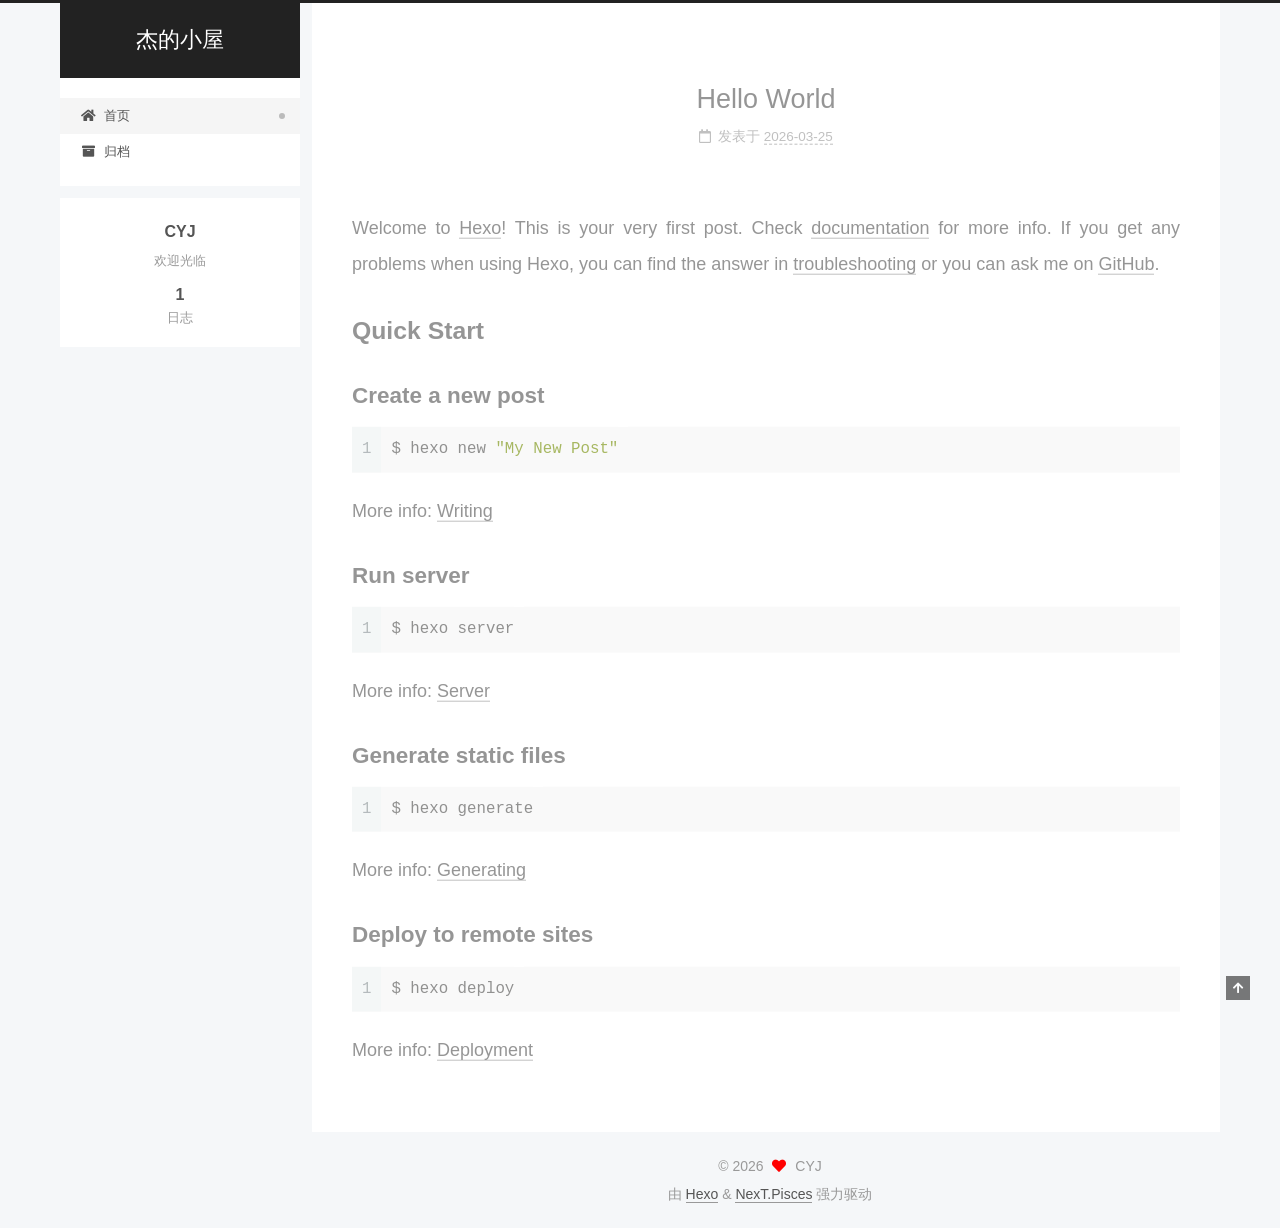
<file: index.html>
<!DOCTYPE html>
<html lang="zh-CN">
<head>
  <meta charset="UTF-8">
<meta name="viewport" content="width=device-width, initial-scale=1, maximum-scale=2">
<meta name="theme-color" content="#222">
<meta name="generator" content="Hexo 8.1.1">
  <link rel="apple-touch-icon" sizes="180x180" href="/images/apple-touch-icon-next.png">
  <link rel="icon" type="image/png" sizes="32x32" href="/images/favicon-32x32-next.png">
  <link rel="icon" type="image/png" sizes="16x16" href="/images/favicon-16x16-next.png">
  <link rel="mask-icon" href="/images/logo.svg" color="#222">

<link rel="stylesheet" href="/css/main.css">


<link rel="stylesheet" href="/lib/font-awesome/css/all.min.css">

<script id="hexo-configurations">
    var NexT = window.NexT || {};
    var CONFIG = {"hostname":"example.com","root":"/","scheme":"Pisces","version":"7.8.0","exturl":false,"sidebar":{"position":"left","display":"post","padding":18,"offset":12,"onmobile":false},"copycode":{"enable":false,"show_result":false,"style":null},"back2top":{"enable":true,"sidebar":false,"scrollpercent":false},"bookmark":{"enable":false,"color":"#222","save":"auto"},"fancybox":false,"mediumzoom":false,"lazyload":false,"pangu":false,"comments":{"style":"tabs","active":null,"storage":true,"lazyload":false,"nav":null},"algolia":{"hits":{"per_page":10},"labels":{"input_placeholder":"Search for Posts","hits_empty":"We didn't find any results for the search: ${query}","hits_stats":"${hits} results found in ${time} ms"}},"localsearch":{"enable":false,"trigger":"auto","top_n_per_article":1,"unescape":false,"preload":false},"motion":{"enable":true,"async":false,"transition":{"post_block":"fadeIn","post_header":"slideDownIn","post_body":"slideDownIn","coll_header":"slideLeftIn","sidebar":"slideUpIn"}}};
  </script>

  <meta name="description" content="欢迎光临">
<meta property="og:type" content="website">
<meta property="og:title" content="杰的小屋">
<meta property="og:url" content="http://example.com/index.html">
<meta property="og:site_name" content="杰的小屋">
<meta property="og:description" content="欢迎光临">
<meta property="og:locale" content="zh_CN">
<meta property="article:author" content="CYJ">
<meta name="twitter:card" content="summary">

<link rel="canonical" href="http://example.com/">


<script id="page-configurations">
  // https://hexo.io/docs/variables.html
  CONFIG.page = {
    sidebar: "",
    isHome : true,
    isPost : false,
    lang   : 'zh-CN'
  };
</script>

  <title>杰的小屋</title>
  






  <noscript>
  <style>
  .use-motion .brand,
  .use-motion .menu-item,
  .sidebar-inner,
  .use-motion .post-block,
  .use-motion .pagination,
  .use-motion .comments,
  .use-motion .post-header,
  .use-motion .post-body,
  .use-motion .collection-header { opacity: initial; }

  .use-motion .site-title,
  .use-motion .site-subtitle {
    opacity: initial;
    top: initial;
  }

  .use-motion .logo-line-before i { left: initial; }
  .use-motion .logo-line-after i { right: initial; }
  </style>
</noscript>

</head>

<body itemscope itemtype="http://schema.org/WebPage">
  <div class="container use-motion">
    <div class="headband"></div>

    <header class="header" itemscope itemtype="http://schema.org/WPHeader">
      <div class="header-inner"><div class="site-brand-container">
  <div class="site-nav-toggle">
    <div class="toggle" aria-label="切换导航栏">
      <span class="toggle-line toggle-line-first"></span>
      <span class="toggle-line toggle-line-middle"></span>
      <span class="toggle-line toggle-line-last"></span>
    </div>
  </div>

  <div class="site-meta">

    <a href="/" class="brand" rel="start">
      <span class="logo-line-before"><i></i></span>
      <h1 class="site-title">杰的小屋</h1>
      <span class="logo-line-after"><i></i></span>
    </a>
  </div>

  <div class="site-nav-right">
    <div class="toggle popup-trigger">
    </div>
  </div>
</div>




<nav class="site-nav">
  <ul id="menu" class="main-menu menu">
        <li class="menu-item menu-item-home">

    <a href="/" rel="section"><i class="fa fa-home fa-fw"></i>首页</a>

  </li>
        <li class="menu-item menu-item-archives">

    <a href="/archives/" rel="section"><i class="fa fa-archive fa-fw"></i>归档</a>

  </li>
  </ul>
</nav>




</div>
    </header>

    
  <div class="back-to-top">
    <i class="fa fa-arrow-up"></i>
    <span>0%</span>
  </div>


    <main class="main">
      <div class="main-inner">
        <div class="content-wrap">
          

          <div class="content index posts-expand">
            
      
  
  
  <article itemscope itemtype="http://schema.org/Article" class="post-block" lang="zh-CN">
    <link itemprop="mainEntityOfPage" href="http://example.com/2026/03/25/hello-world/">

    <span hidden itemprop="author" itemscope itemtype="http://schema.org/Person">
      <meta itemprop="image" content="/images/avatar.gif">
      <meta itemprop="name" content="CYJ">
      <meta itemprop="description" content="欢迎光临">
    </span>

    <span hidden itemprop="publisher" itemscope itemtype="http://schema.org/Organization">
      <meta itemprop="name" content="杰的小屋">
    </span>
      <header class="post-header">
        <h2 class="post-title" itemprop="name headline">
          
            <a href="/2026/03/25/hello-world/" class="post-title-link" itemprop="url">Hello World</a>
        </h2>

        <div class="post-meta">
            <span class="post-meta-item">
              <span class="post-meta-item-icon">
                <i class="far fa-calendar"></i>
              </span>
              <span class="post-meta-item-text">发表于</span>

              <time title="创建时间：2026-03-25 14:45:35" itemprop="dateCreated datePublished" datetime="2026-03-25T14:45:35+08:00">2026-03-25</time>
            </span>

          

        </div>
      </header>

    
    
    
    <div class="post-body" itemprop="articleBody">

      
          <p>Welcome to <a target="_blank" rel="noopener" href="https://hexo.io/">Hexo</a>! This is your very first post. Check <a target="_blank" rel="noopener" href="https://hexo.io/docs/">documentation</a> for more info. If you get any problems when using Hexo, you can find the answer in <a target="_blank" rel="noopener" href="https://hexo.io/docs/troubleshooting.html">troubleshooting</a> or you can ask me on <a target="_blank" rel="noopener" href="https://github.com/hexojs/hexo/issues">GitHub</a>.</p>
<h2 id="Quick-Start"><a href="#Quick-Start" class="headerlink" title="Quick Start"></a>Quick Start</h2><h3 id="Create-a-new-post"><a href="#Create-a-new-post" class="headerlink" title="Create a new post"></a>Create a new post</h3><figure class="highlight bash"><table><tr><td class="gutter"><pre><span class="line">1</span><br></pre></td><td class="code"><pre><span class="line">$ hexo new <span class="string">&quot;My New Post&quot;</span></span><br></pre></td></tr></table></figure>

<p>More info: <a target="_blank" rel="noopener" href="https://hexo.io/docs/writing.html">Writing</a></p>
<h3 id="Run-server"><a href="#Run-server" class="headerlink" title="Run server"></a>Run server</h3><figure class="highlight bash"><table><tr><td class="gutter"><pre><span class="line">1</span><br></pre></td><td class="code"><pre><span class="line">$ hexo server</span><br></pre></td></tr></table></figure>

<p>More info: <a target="_blank" rel="noopener" href="https://hexo.io/docs/server.html">Server</a></p>
<h3 id="Generate-static-files"><a href="#Generate-static-files" class="headerlink" title="Generate static files"></a>Generate static files</h3><figure class="highlight bash"><table><tr><td class="gutter"><pre><span class="line">1</span><br></pre></td><td class="code"><pre><span class="line">$ hexo generate</span><br></pre></td></tr></table></figure>

<p>More info: <a target="_blank" rel="noopener" href="https://hexo.io/docs/generating.html">Generating</a></p>
<h3 id="Deploy-to-remote-sites"><a href="#Deploy-to-remote-sites" class="headerlink" title="Deploy to remote sites"></a>Deploy to remote sites</h3><figure class="highlight bash"><table><tr><td class="gutter"><pre><span class="line">1</span><br></pre></td><td class="code"><pre><span class="line">$ hexo deploy</span><br></pre></td></tr></table></figure>

<p>More info: <a target="_blank" rel="noopener" href="https://hexo.io/docs/one-command-deployment.html">Deployment</a></p>

      
    </div>

    
    
    
      <footer class="post-footer">
        <div class="post-eof"></div>
      </footer>
  </article>
  
  
  


  



          </div>
          

<script>
  window.addEventListener('tabs:register', () => {
    let { activeClass } = CONFIG.comments;
    if (CONFIG.comments.storage) {
      activeClass = localStorage.getItem('comments_active') || activeClass;
    }
    if (activeClass) {
      let activeTab = document.querySelector(`a[href="#comment-${activeClass}"]`);
      if (activeTab) {
        activeTab.click();
      }
    }
  });
  if (CONFIG.comments.storage) {
    window.addEventListener('tabs:click', event => {
      if (!event.target.matches('.tabs-comment .tab-content .tab-pane')) return;
      let commentClass = event.target.classList[1];
      localStorage.setItem('comments_active', commentClass);
    });
  }
</script>

        </div>
          
  
  <div class="toggle sidebar-toggle">
    <span class="toggle-line toggle-line-first"></span>
    <span class="toggle-line toggle-line-middle"></span>
    <span class="toggle-line toggle-line-last"></span>
  </div>

  <aside class="sidebar">
    <div class="sidebar-inner">

      <ul class="sidebar-nav motion-element">
        <li class="sidebar-nav-toc">
          文章目录
        </li>
        <li class="sidebar-nav-overview">
          站点概览
        </li>
      </ul>

      <!--noindex-->
      <div class="post-toc-wrap sidebar-panel">
      </div>
      <!--/noindex-->

      <div class="site-overview-wrap sidebar-panel">
        <div class="site-author motion-element" itemprop="author" itemscope itemtype="http://schema.org/Person">
  <p class="site-author-name" itemprop="name">CYJ</p>
  <div class="site-description" itemprop="description">欢迎光临</div>
</div>
<div class="site-state-wrap motion-element">
  <nav class="site-state">
      <div class="site-state-item site-state-posts">
          <a href="/archives/">
        
          <span class="site-state-item-count">1</span>
          <span class="site-state-item-name">日志</span>
        </a>
      </div>
  </nav>
</div>



      </div>

    </div>
  </aside>
  <div id="sidebar-dimmer"></div>


      </div>
    </main>

    <footer class="footer">
      <div class="footer-inner">
        

        

<div class="copyright">
  
  &copy; 
  <span itemprop="copyrightYear">2026</span>
  <span class="with-love">
    <i class="fa fa-heart"></i>
  </span>
  <span class="author" itemprop="copyrightHolder">CYJ</span>
</div>
  <div class="powered-by">由 <a href="https://hexo.io/" class="theme-link" rel="noopener" target="_blank">Hexo</a> & <a href="https://pisces.theme-next.org/" class="theme-link" rel="noopener" target="_blank">NexT.Pisces</a> 强力驱动
  </div>

        








      </div>
    </footer>
  </div>

  
  <script src="/lib/anime.min.js"></script>
  <script src="/lib/velocity/velocity.min.js"></script>
  <script src="/lib/velocity/velocity.ui.min.js"></script>

<script src="/js/utils.js"></script>

<script src="/js/motion.js"></script>


<script src="/js/schemes/pisces.js"></script>


<script src="/js/next-boot.js"></script>




  















  

  

</body>
</html>
</file>
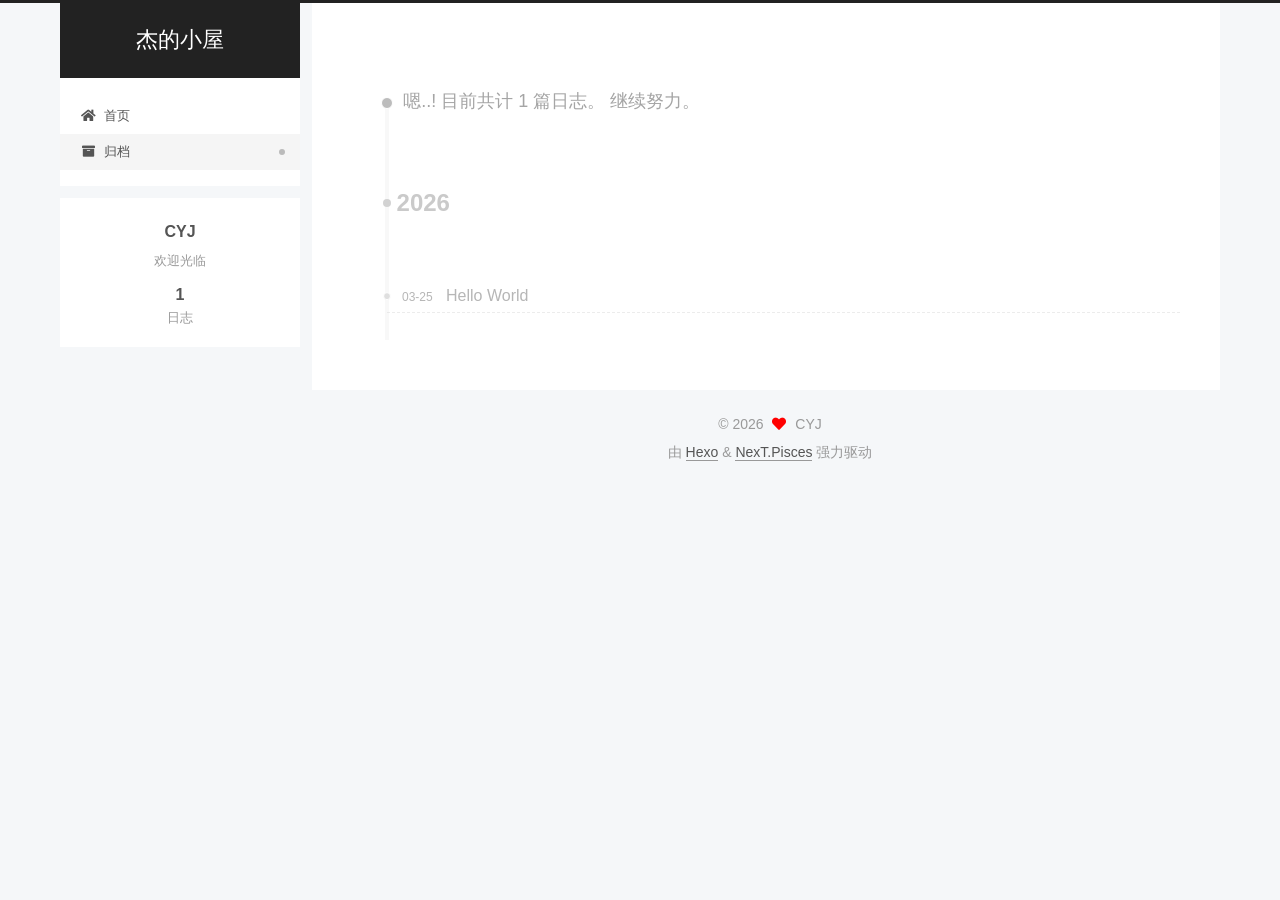
<file: archives/index.html>
<!DOCTYPE html>
<html lang="zh-CN">
<head>
  <meta charset="UTF-8">
<meta name="viewport" content="width=device-width, initial-scale=1, maximum-scale=2">
<meta name="theme-color" content="#222">
<meta name="generator" content="Hexo 8.1.1">
  <link rel="apple-touch-icon" sizes="180x180" href="/images/apple-touch-icon-next.png">
  <link rel="icon" type="image/png" sizes="32x32" href="/images/favicon-32x32-next.png">
  <link rel="icon" type="image/png" sizes="16x16" href="/images/favicon-16x16-next.png">
  <link rel="mask-icon" href="/images/logo.svg" color="#222">

<link rel="stylesheet" href="/css/main.css">


<link rel="stylesheet" href="/lib/font-awesome/css/all.min.css">

<script id="hexo-configurations">
    var NexT = window.NexT || {};
    var CONFIG = {"hostname":"example.com","root":"/","scheme":"Pisces","version":"7.8.0","exturl":false,"sidebar":{"position":"left","display":"post","padding":18,"offset":12,"onmobile":false},"copycode":{"enable":false,"show_result":false,"style":null},"back2top":{"enable":true,"sidebar":false,"scrollpercent":false},"bookmark":{"enable":false,"color":"#222","save":"auto"},"fancybox":false,"mediumzoom":false,"lazyload":false,"pangu":false,"comments":{"style":"tabs","active":null,"storage":true,"lazyload":false,"nav":null},"algolia":{"hits":{"per_page":10},"labels":{"input_placeholder":"Search for Posts","hits_empty":"We didn't find any results for the search: ${query}","hits_stats":"${hits} results found in ${time} ms"}},"localsearch":{"enable":false,"trigger":"auto","top_n_per_article":1,"unescape":false,"preload":false},"motion":{"enable":true,"async":false,"transition":{"post_block":"fadeIn","post_header":"slideDownIn","post_body":"slideDownIn","coll_header":"slideLeftIn","sidebar":"slideUpIn"}}};
  </script>

  <meta name="description" content="欢迎光临">
<meta property="og:type" content="website">
<meta property="og:title" content="杰的小屋">
<meta property="og:url" content="http://example.com/archives/index.html">
<meta property="og:site_name" content="杰的小屋">
<meta property="og:description" content="欢迎光临">
<meta property="og:locale" content="zh_CN">
<meta property="article:author" content="CYJ">
<meta name="twitter:card" content="summary">

<link rel="canonical" href="http://example.com/archives/">


<script id="page-configurations">
  // https://hexo.io/docs/variables.html
  CONFIG.page = {
    sidebar: "",
    isHome : false,
    isPost : false,
    lang   : 'zh-CN'
  };
</script>

  <title>归档 | 杰的小屋</title>
  






  <noscript>
  <style>
  .use-motion .brand,
  .use-motion .menu-item,
  .sidebar-inner,
  .use-motion .post-block,
  .use-motion .pagination,
  .use-motion .comments,
  .use-motion .post-header,
  .use-motion .post-body,
  .use-motion .collection-header { opacity: initial; }

  .use-motion .site-title,
  .use-motion .site-subtitle {
    opacity: initial;
    top: initial;
  }

  .use-motion .logo-line-before i { left: initial; }
  .use-motion .logo-line-after i { right: initial; }
  </style>
</noscript>

</head>

<body itemscope itemtype="http://schema.org/WebPage">
  <div class="container use-motion">
    <div class="headband"></div>

    <header class="header" itemscope itemtype="http://schema.org/WPHeader">
      <div class="header-inner"><div class="site-brand-container">
  <div class="site-nav-toggle">
    <div class="toggle" aria-label="切换导航栏">
      <span class="toggle-line toggle-line-first"></span>
      <span class="toggle-line toggle-line-middle"></span>
      <span class="toggle-line toggle-line-last"></span>
    </div>
  </div>

  <div class="site-meta">

    <a href="/" class="brand" rel="start">
      <span class="logo-line-before"><i></i></span>
      <h1 class="site-title">杰的小屋</h1>
      <span class="logo-line-after"><i></i></span>
    </a>
  </div>

  <div class="site-nav-right">
    <div class="toggle popup-trigger">
    </div>
  </div>
</div>




<nav class="site-nav">
  <ul id="menu" class="main-menu menu">
        <li class="menu-item menu-item-home">

    <a href="/" rel="section"><i class="fa fa-home fa-fw"></i>首页</a>

  </li>
        <li class="menu-item menu-item-archives">

    <a href="/archives/" rel="section"><i class="fa fa-archive fa-fw"></i>归档</a>

  </li>
  </ul>
</nav>




</div>
    </header>

    
  <div class="back-to-top">
    <i class="fa fa-arrow-up"></i>
    <span>0%</span>
  </div>


    <main class="main">
      <div class="main-inner">
        <div class="content-wrap">
          

          <div class="content archive">
            

  
  
  
  <div class="post-block">
    <div class="posts-collapse">
      <div class="collection-title">
        <span class="collection-header">嗯..! 目前共计 1 篇日志。 继续努力。</span>
      </div>

      
    <div class="collection-year">
      <span class="collection-header">2026</span>
    </div>

  <article itemscope itemtype="http://schema.org/Article">
    <header class="post-header">

      <div class="post-meta">
        <time itemprop="dateCreated"
              datetime="2026-03-25T14:45:35+08:00"
              content="2026-03-25">
          03-25
        </time>
      </div>

      <div class="post-title">
          <a class="post-title-link" href="/2026/03/25/hello-world/" itemprop="url">
            <span itemprop="name">Hello World</span>
          </a>
      </div>

    </header>
  </article>


    </div>
  </div>
  
  
  

  



          </div>
          

<script>
  window.addEventListener('tabs:register', () => {
    let { activeClass } = CONFIG.comments;
    if (CONFIG.comments.storage) {
      activeClass = localStorage.getItem('comments_active') || activeClass;
    }
    if (activeClass) {
      let activeTab = document.querySelector(`a[href="#comment-${activeClass}"]`);
      if (activeTab) {
        activeTab.click();
      }
    }
  });
  if (CONFIG.comments.storage) {
    window.addEventListener('tabs:click', event => {
      if (!event.target.matches('.tabs-comment .tab-content .tab-pane')) return;
      let commentClass = event.target.classList[1];
      localStorage.setItem('comments_active', commentClass);
    });
  }
</script>

        </div>
          
  
  <div class="toggle sidebar-toggle">
    <span class="toggle-line toggle-line-first"></span>
    <span class="toggle-line toggle-line-middle"></span>
    <span class="toggle-line toggle-line-last"></span>
  </div>

  <aside class="sidebar">
    <div class="sidebar-inner">

      <ul class="sidebar-nav motion-element">
        <li class="sidebar-nav-toc">
          文章目录
        </li>
        <li class="sidebar-nav-overview">
          站点概览
        </li>
      </ul>

      <!--noindex-->
      <div class="post-toc-wrap sidebar-panel">
      </div>
      <!--/noindex-->

      <div class="site-overview-wrap sidebar-panel">
        <div class="site-author motion-element" itemprop="author" itemscope itemtype="http://schema.org/Person">
  <p class="site-author-name" itemprop="name">CYJ</p>
  <div class="site-description" itemprop="description">欢迎光临</div>
</div>
<div class="site-state-wrap motion-element">
  <nav class="site-state">
      <div class="site-state-item site-state-posts">
          <a href="/archives/">
        
          <span class="site-state-item-count">1</span>
          <span class="site-state-item-name">日志</span>
        </a>
      </div>
  </nav>
</div>



      </div>

    </div>
  </aside>
  <div id="sidebar-dimmer"></div>


      </div>
    </main>

    <footer class="footer">
      <div class="footer-inner">
        

        

<div class="copyright">
  
  &copy; 
  <span itemprop="copyrightYear">2026</span>
  <span class="with-love">
    <i class="fa fa-heart"></i>
  </span>
  <span class="author" itemprop="copyrightHolder">CYJ</span>
</div>
  <div class="powered-by">由 <a href="https://hexo.io/" class="theme-link" rel="noopener" target="_blank">Hexo</a> & <a href="https://pisces.theme-next.org/" class="theme-link" rel="noopener" target="_blank">NexT.Pisces</a> 强力驱动
  </div>

        








      </div>
    </footer>
  </div>

  
  <script src="/lib/anime.min.js"></script>
  <script src="/lib/velocity/velocity.min.js"></script>
  <script src="/lib/velocity/velocity.ui.min.js"></script>

<script src="/js/utils.js"></script>

<script src="/js/motion.js"></script>


<script src="/js/schemes/pisces.js"></script>


<script src="/js/next-boot.js"></script>




  















  

  

</body>
</html>
</file>
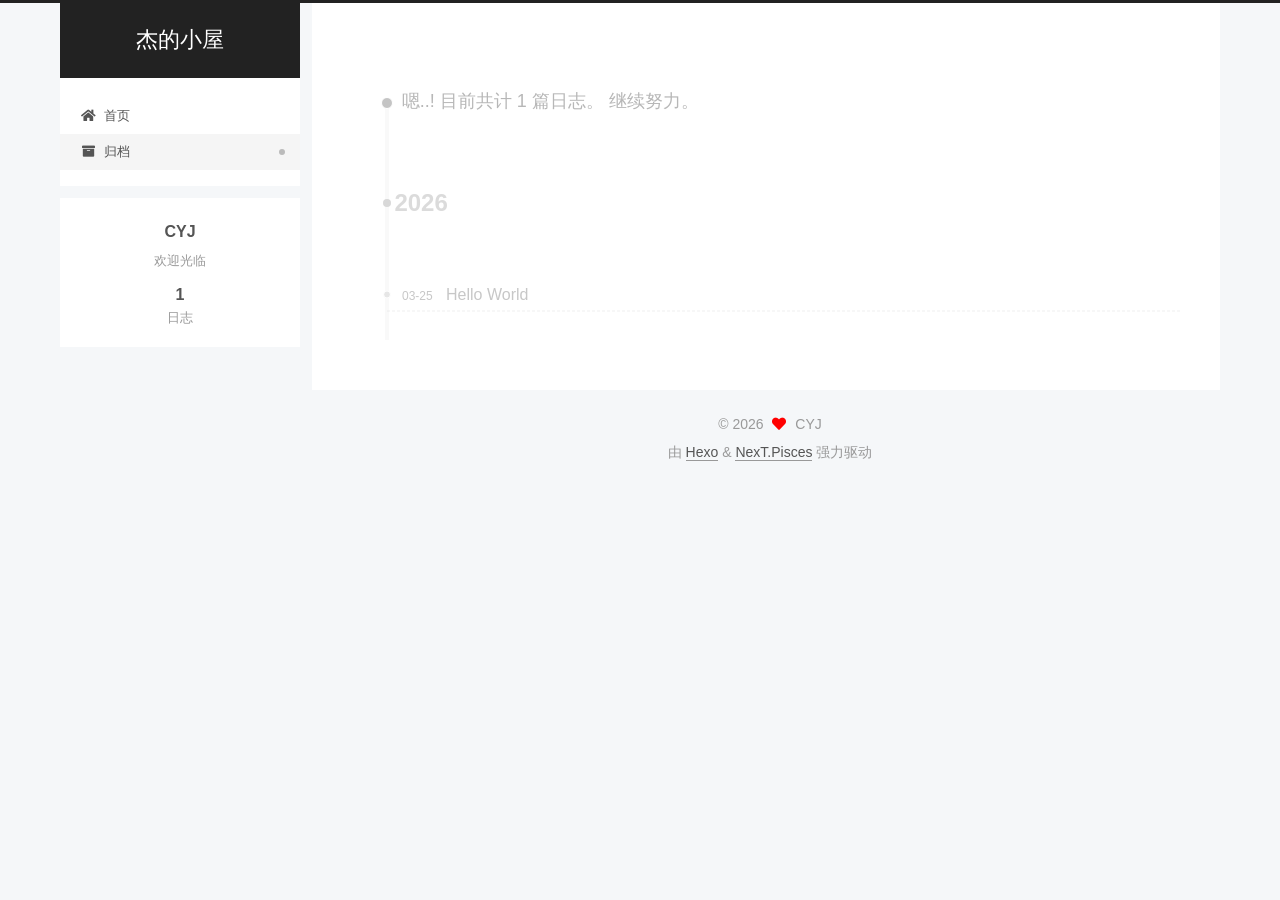
<file: archives/2026/index.html>
<!DOCTYPE html>
<html lang="zh-CN">
<head>
  <meta charset="UTF-8">
<meta name="viewport" content="width=device-width, initial-scale=1, maximum-scale=2">
<meta name="theme-color" content="#222">
<meta name="generator" content="Hexo 8.1.1">
  <link rel="apple-touch-icon" sizes="180x180" href="/images/apple-touch-icon-next.png">
  <link rel="icon" type="image/png" sizes="32x32" href="/images/favicon-32x32-next.png">
  <link rel="icon" type="image/png" sizes="16x16" href="/images/favicon-16x16-next.png">
  <link rel="mask-icon" href="/images/logo.svg" color="#222">

<link rel="stylesheet" href="/css/main.css">


<link rel="stylesheet" href="/lib/font-awesome/css/all.min.css">

<script id="hexo-configurations">
    var NexT = window.NexT || {};
    var CONFIG = {"hostname":"example.com","root":"/","scheme":"Pisces","version":"7.8.0","exturl":false,"sidebar":{"position":"left","display":"post","padding":18,"offset":12,"onmobile":false},"copycode":{"enable":false,"show_result":false,"style":null},"back2top":{"enable":true,"sidebar":false,"scrollpercent":false},"bookmark":{"enable":false,"color":"#222","save":"auto"},"fancybox":false,"mediumzoom":false,"lazyload":false,"pangu":false,"comments":{"style":"tabs","active":null,"storage":true,"lazyload":false,"nav":null},"algolia":{"hits":{"per_page":10},"labels":{"input_placeholder":"Search for Posts","hits_empty":"We didn't find any results for the search: ${query}","hits_stats":"${hits} results found in ${time} ms"}},"localsearch":{"enable":false,"trigger":"auto","top_n_per_article":1,"unescape":false,"preload":false},"motion":{"enable":true,"async":false,"transition":{"post_block":"fadeIn","post_header":"slideDownIn","post_body":"slideDownIn","coll_header":"slideLeftIn","sidebar":"slideUpIn"}}};
  </script>

  <meta name="description" content="欢迎光临">
<meta property="og:type" content="website">
<meta property="og:title" content="杰的小屋">
<meta property="og:url" content="http://example.com/archives/2026/index.html">
<meta property="og:site_name" content="杰的小屋">
<meta property="og:description" content="欢迎光临">
<meta property="og:locale" content="zh_CN">
<meta property="article:author" content="CYJ">
<meta name="twitter:card" content="summary">

<link rel="canonical" href="http://example.com/archives/2026/">


<script id="page-configurations">
  // https://hexo.io/docs/variables.html
  CONFIG.page = {
    sidebar: "",
    isHome : false,
    isPost : false,
    lang   : 'zh-CN'
  };
</script>

  <title>归档 | 杰的小屋</title>
  






  <noscript>
  <style>
  .use-motion .brand,
  .use-motion .menu-item,
  .sidebar-inner,
  .use-motion .post-block,
  .use-motion .pagination,
  .use-motion .comments,
  .use-motion .post-header,
  .use-motion .post-body,
  .use-motion .collection-header { opacity: initial; }

  .use-motion .site-title,
  .use-motion .site-subtitle {
    opacity: initial;
    top: initial;
  }

  .use-motion .logo-line-before i { left: initial; }
  .use-motion .logo-line-after i { right: initial; }
  </style>
</noscript>

</head>

<body itemscope itemtype="http://schema.org/WebPage">
  <div class="container use-motion">
    <div class="headband"></div>

    <header class="header" itemscope itemtype="http://schema.org/WPHeader">
      <div class="header-inner"><div class="site-brand-container">
  <div class="site-nav-toggle">
    <div class="toggle" aria-label="切换导航栏">
      <span class="toggle-line toggle-line-first"></span>
      <span class="toggle-line toggle-line-middle"></span>
      <span class="toggle-line toggle-line-last"></span>
    </div>
  </div>

  <div class="site-meta">

    <a href="/" class="brand" rel="start">
      <span class="logo-line-before"><i></i></span>
      <h1 class="site-title">杰的小屋</h1>
      <span class="logo-line-after"><i></i></span>
    </a>
  </div>

  <div class="site-nav-right">
    <div class="toggle popup-trigger">
    </div>
  </div>
</div>




<nav class="site-nav">
  <ul id="menu" class="main-menu menu">
        <li class="menu-item menu-item-home">

    <a href="/" rel="section"><i class="fa fa-home fa-fw"></i>首页</a>

  </li>
        <li class="menu-item menu-item-archives">

    <a href="/archives/" rel="section"><i class="fa fa-archive fa-fw"></i>归档</a>

  </li>
  </ul>
</nav>




</div>
    </header>

    
  <div class="back-to-top">
    <i class="fa fa-arrow-up"></i>
    <span>0%</span>
  </div>


    <main class="main">
      <div class="main-inner">
        <div class="content-wrap">
          

          <div class="content archive">
            

  
  
  
  <div class="post-block">
    <div class="posts-collapse">
      <div class="collection-title">
        <span class="collection-header">嗯..! 目前共计 1 篇日志。 继续努力。</span>
      </div>

      
    <div class="collection-year">
      <span class="collection-header">2026</span>
    </div>

  <article itemscope itemtype="http://schema.org/Article">
    <header class="post-header">

      <div class="post-meta">
        <time itemprop="dateCreated"
              datetime="2026-03-25T14:45:35+08:00"
              content="2026-03-25">
          03-25
        </time>
      </div>

      <div class="post-title">
          <a class="post-title-link" href="/2026/03/25/hello-world/" itemprop="url">
            <span itemprop="name">Hello World</span>
          </a>
      </div>

    </header>
  </article>


    </div>
  </div>
  
  
  

  



          </div>
          

<script>
  window.addEventListener('tabs:register', () => {
    let { activeClass } = CONFIG.comments;
    if (CONFIG.comments.storage) {
      activeClass = localStorage.getItem('comments_active') || activeClass;
    }
    if (activeClass) {
      let activeTab = document.querySelector(`a[href="#comment-${activeClass}"]`);
      if (activeTab) {
        activeTab.click();
      }
    }
  });
  if (CONFIG.comments.storage) {
    window.addEventListener('tabs:click', event => {
      if (!event.target.matches('.tabs-comment .tab-content .tab-pane')) return;
      let commentClass = event.target.classList[1];
      localStorage.setItem('comments_active', commentClass);
    });
  }
</script>

        </div>
          
  
  <div class="toggle sidebar-toggle">
    <span class="toggle-line toggle-line-first"></span>
    <span class="toggle-line toggle-line-middle"></span>
    <span class="toggle-line toggle-line-last"></span>
  </div>

  <aside class="sidebar">
    <div class="sidebar-inner">

      <ul class="sidebar-nav motion-element">
        <li class="sidebar-nav-toc">
          文章目录
        </li>
        <li class="sidebar-nav-overview">
          站点概览
        </li>
      </ul>

      <!--noindex-->
      <div class="post-toc-wrap sidebar-panel">
      </div>
      <!--/noindex-->

      <div class="site-overview-wrap sidebar-panel">
        <div class="site-author motion-element" itemprop="author" itemscope itemtype="http://schema.org/Person">
  <p class="site-author-name" itemprop="name">CYJ</p>
  <div class="site-description" itemprop="description">欢迎光临</div>
</div>
<div class="site-state-wrap motion-element">
  <nav class="site-state">
      <div class="site-state-item site-state-posts">
          <a href="/archives/">
        
          <span class="site-state-item-count">1</span>
          <span class="site-state-item-name">日志</span>
        </a>
      </div>
  </nav>
</div>



      </div>

    </div>
  </aside>
  <div id="sidebar-dimmer"></div>


      </div>
    </main>

    <footer class="footer">
      <div class="footer-inner">
        

        

<div class="copyright">
  
  &copy; 
  <span itemprop="copyrightYear">2026</span>
  <span class="with-love">
    <i class="fa fa-heart"></i>
  </span>
  <span class="author" itemprop="copyrightHolder">CYJ</span>
</div>
  <div class="powered-by">由 <a href="https://hexo.io/" class="theme-link" rel="noopener" target="_blank">Hexo</a> & <a href="https://pisces.theme-next.org/" class="theme-link" rel="noopener" target="_blank">NexT.Pisces</a> 强力驱动
  </div>

        








      </div>
    </footer>
  </div>

  
  <script src="/lib/anime.min.js"></script>
  <script src="/lib/velocity/velocity.min.js"></script>
  <script src="/lib/velocity/velocity.ui.min.js"></script>

<script src="/js/utils.js"></script>

<script src="/js/motion.js"></script>


<script src="/js/schemes/pisces.js"></script>


<script src="/js/next-boot.js"></script>




  















  

  

</body>
</html>
</file>
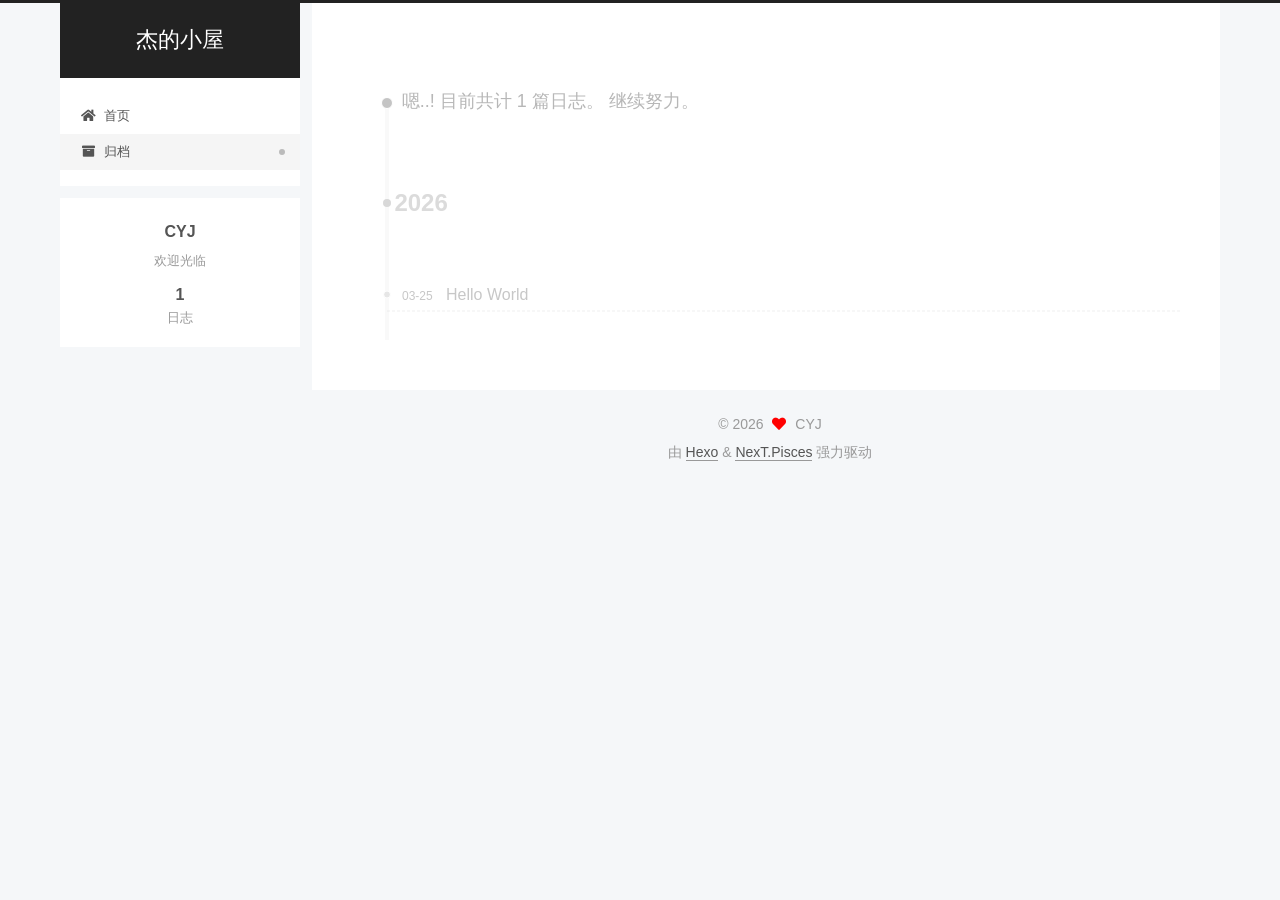
<file: archives/2026/03/index.html>
<!DOCTYPE html>
<html lang="zh-CN">
<head>
  <meta charset="UTF-8">
<meta name="viewport" content="width=device-width, initial-scale=1, maximum-scale=2">
<meta name="theme-color" content="#222">
<meta name="generator" content="Hexo 8.1.1">
  <link rel="apple-touch-icon" sizes="180x180" href="/images/apple-touch-icon-next.png">
  <link rel="icon" type="image/png" sizes="32x32" href="/images/favicon-32x32-next.png">
  <link rel="icon" type="image/png" sizes="16x16" href="/images/favicon-16x16-next.png">
  <link rel="mask-icon" href="/images/logo.svg" color="#222">

<link rel="stylesheet" href="/css/main.css">


<link rel="stylesheet" href="/lib/font-awesome/css/all.min.css">

<script id="hexo-configurations">
    var NexT = window.NexT || {};
    var CONFIG = {"hostname":"example.com","root":"/","scheme":"Pisces","version":"7.8.0","exturl":false,"sidebar":{"position":"left","display":"post","padding":18,"offset":12,"onmobile":false},"copycode":{"enable":false,"show_result":false,"style":null},"back2top":{"enable":true,"sidebar":false,"scrollpercent":false},"bookmark":{"enable":false,"color":"#222","save":"auto"},"fancybox":false,"mediumzoom":false,"lazyload":false,"pangu":false,"comments":{"style":"tabs","active":null,"storage":true,"lazyload":false,"nav":null},"algolia":{"hits":{"per_page":10},"labels":{"input_placeholder":"Search for Posts","hits_empty":"We didn't find any results for the search: ${query}","hits_stats":"${hits} results found in ${time} ms"}},"localsearch":{"enable":false,"trigger":"auto","top_n_per_article":1,"unescape":false,"preload":false},"motion":{"enable":true,"async":false,"transition":{"post_block":"fadeIn","post_header":"slideDownIn","post_body":"slideDownIn","coll_header":"slideLeftIn","sidebar":"slideUpIn"}}};
  </script>

  <meta name="description" content="欢迎光临">
<meta property="og:type" content="website">
<meta property="og:title" content="杰的小屋">
<meta property="og:url" content="http://example.com/archives/2026/03/index.html">
<meta property="og:site_name" content="杰的小屋">
<meta property="og:description" content="欢迎光临">
<meta property="og:locale" content="zh_CN">
<meta property="article:author" content="CYJ">
<meta name="twitter:card" content="summary">

<link rel="canonical" href="http://example.com/archives/2026/03/">


<script id="page-configurations">
  // https://hexo.io/docs/variables.html
  CONFIG.page = {
    sidebar: "",
    isHome : false,
    isPost : false,
    lang   : 'zh-CN'
  };
</script>

  <title>归档 | 杰的小屋</title>
  






  <noscript>
  <style>
  .use-motion .brand,
  .use-motion .menu-item,
  .sidebar-inner,
  .use-motion .post-block,
  .use-motion .pagination,
  .use-motion .comments,
  .use-motion .post-header,
  .use-motion .post-body,
  .use-motion .collection-header { opacity: initial; }

  .use-motion .site-title,
  .use-motion .site-subtitle {
    opacity: initial;
    top: initial;
  }

  .use-motion .logo-line-before i { left: initial; }
  .use-motion .logo-line-after i { right: initial; }
  </style>
</noscript>

</head>

<body itemscope itemtype="http://schema.org/WebPage">
  <div class="container use-motion">
    <div class="headband"></div>

    <header class="header" itemscope itemtype="http://schema.org/WPHeader">
      <div class="header-inner"><div class="site-brand-container">
  <div class="site-nav-toggle">
    <div class="toggle" aria-label="切换导航栏">
      <span class="toggle-line toggle-line-first"></span>
      <span class="toggle-line toggle-line-middle"></span>
      <span class="toggle-line toggle-line-last"></span>
    </div>
  </div>

  <div class="site-meta">

    <a href="/" class="brand" rel="start">
      <span class="logo-line-before"><i></i></span>
      <h1 class="site-title">杰的小屋</h1>
      <span class="logo-line-after"><i></i></span>
    </a>
  </div>

  <div class="site-nav-right">
    <div class="toggle popup-trigger">
    </div>
  </div>
</div>




<nav class="site-nav">
  <ul id="menu" class="main-menu menu">
        <li class="menu-item menu-item-home">

    <a href="/" rel="section"><i class="fa fa-home fa-fw"></i>首页</a>

  </li>
        <li class="menu-item menu-item-archives">

    <a href="/archives/" rel="section"><i class="fa fa-archive fa-fw"></i>归档</a>

  </li>
  </ul>
</nav>




</div>
    </header>

    
  <div class="back-to-top">
    <i class="fa fa-arrow-up"></i>
    <span>0%</span>
  </div>


    <main class="main">
      <div class="main-inner">
        <div class="content-wrap">
          

          <div class="content archive">
            

  
  
  
  <div class="post-block">
    <div class="posts-collapse">
      <div class="collection-title">
        <span class="collection-header">嗯..! 目前共计 1 篇日志。 继续努力。</span>
      </div>

      
    <div class="collection-year">
      <span class="collection-header">2026</span>
    </div>

  <article itemscope itemtype="http://schema.org/Article">
    <header class="post-header">

      <div class="post-meta">
        <time itemprop="dateCreated"
              datetime="2026-03-25T14:45:35+08:00"
              content="2026-03-25">
          03-25
        </time>
      </div>

      <div class="post-title">
          <a class="post-title-link" href="/2026/03/25/hello-world/" itemprop="url">
            <span itemprop="name">Hello World</span>
          </a>
      </div>

    </header>
  </article>


    </div>
  </div>
  
  
  

  



          </div>
          

<script>
  window.addEventListener('tabs:register', () => {
    let { activeClass } = CONFIG.comments;
    if (CONFIG.comments.storage) {
      activeClass = localStorage.getItem('comments_active') || activeClass;
    }
    if (activeClass) {
      let activeTab = document.querySelector(`a[href="#comment-${activeClass}"]`);
      if (activeTab) {
        activeTab.click();
      }
    }
  });
  if (CONFIG.comments.storage) {
    window.addEventListener('tabs:click', event => {
      if (!event.target.matches('.tabs-comment .tab-content .tab-pane')) return;
      let commentClass = event.target.classList[1];
      localStorage.setItem('comments_active', commentClass);
    });
  }
</script>

        </div>
          
  
  <div class="toggle sidebar-toggle">
    <span class="toggle-line toggle-line-first"></span>
    <span class="toggle-line toggle-line-middle"></span>
    <span class="toggle-line toggle-line-last"></span>
  </div>

  <aside class="sidebar">
    <div class="sidebar-inner">

      <ul class="sidebar-nav motion-element">
        <li class="sidebar-nav-toc">
          文章目录
        </li>
        <li class="sidebar-nav-overview">
          站点概览
        </li>
      </ul>

      <!--noindex-->
      <div class="post-toc-wrap sidebar-panel">
      </div>
      <!--/noindex-->

      <div class="site-overview-wrap sidebar-panel">
        <div class="site-author motion-element" itemprop="author" itemscope itemtype="http://schema.org/Person">
  <p class="site-author-name" itemprop="name">CYJ</p>
  <div class="site-description" itemprop="description">欢迎光临</div>
</div>
<div class="site-state-wrap motion-element">
  <nav class="site-state">
      <div class="site-state-item site-state-posts">
          <a href="/archives/">
        
          <span class="site-state-item-count">1</span>
          <span class="site-state-item-name">日志</span>
        </a>
      </div>
  </nav>
</div>



      </div>

    </div>
  </aside>
  <div id="sidebar-dimmer"></div>


      </div>
    </main>

    <footer class="footer">
      <div class="footer-inner">
        

        

<div class="copyright">
  
  &copy; 
  <span itemprop="copyrightYear">2026</span>
  <span class="with-love">
    <i class="fa fa-heart"></i>
  </span>
  <span class="author" itemprop="copyrightHolder">CYJ</span>
</div>
  <div class="powered-by">由 <a href="https://hexo.io/" class="theme-link" rel="noopener" target="_blank">Hexo</a> & <a href="https://pisces.theme-next.org/" class="theme-link" rel="noopener" target="_blank">NexT.Pisces</a> 强力驱动
  </div>

        








      </div>
    </footer>
  </div>

  
  <script src="/lib/anime.min.js"></script>
  <script src="/lib/velocity/velocity.min.js"></script>
  <script src="/lib/velocity/velocity.ui.min.js"></script>

<script src="/js/utils.js"></script>

<script src="/js/motion.js"></script>


<script src="/js/schemes/pisces.js"></script>


<script src="/js/next-boot.js"></script>




  















  

  

</body>
</html>
</file>
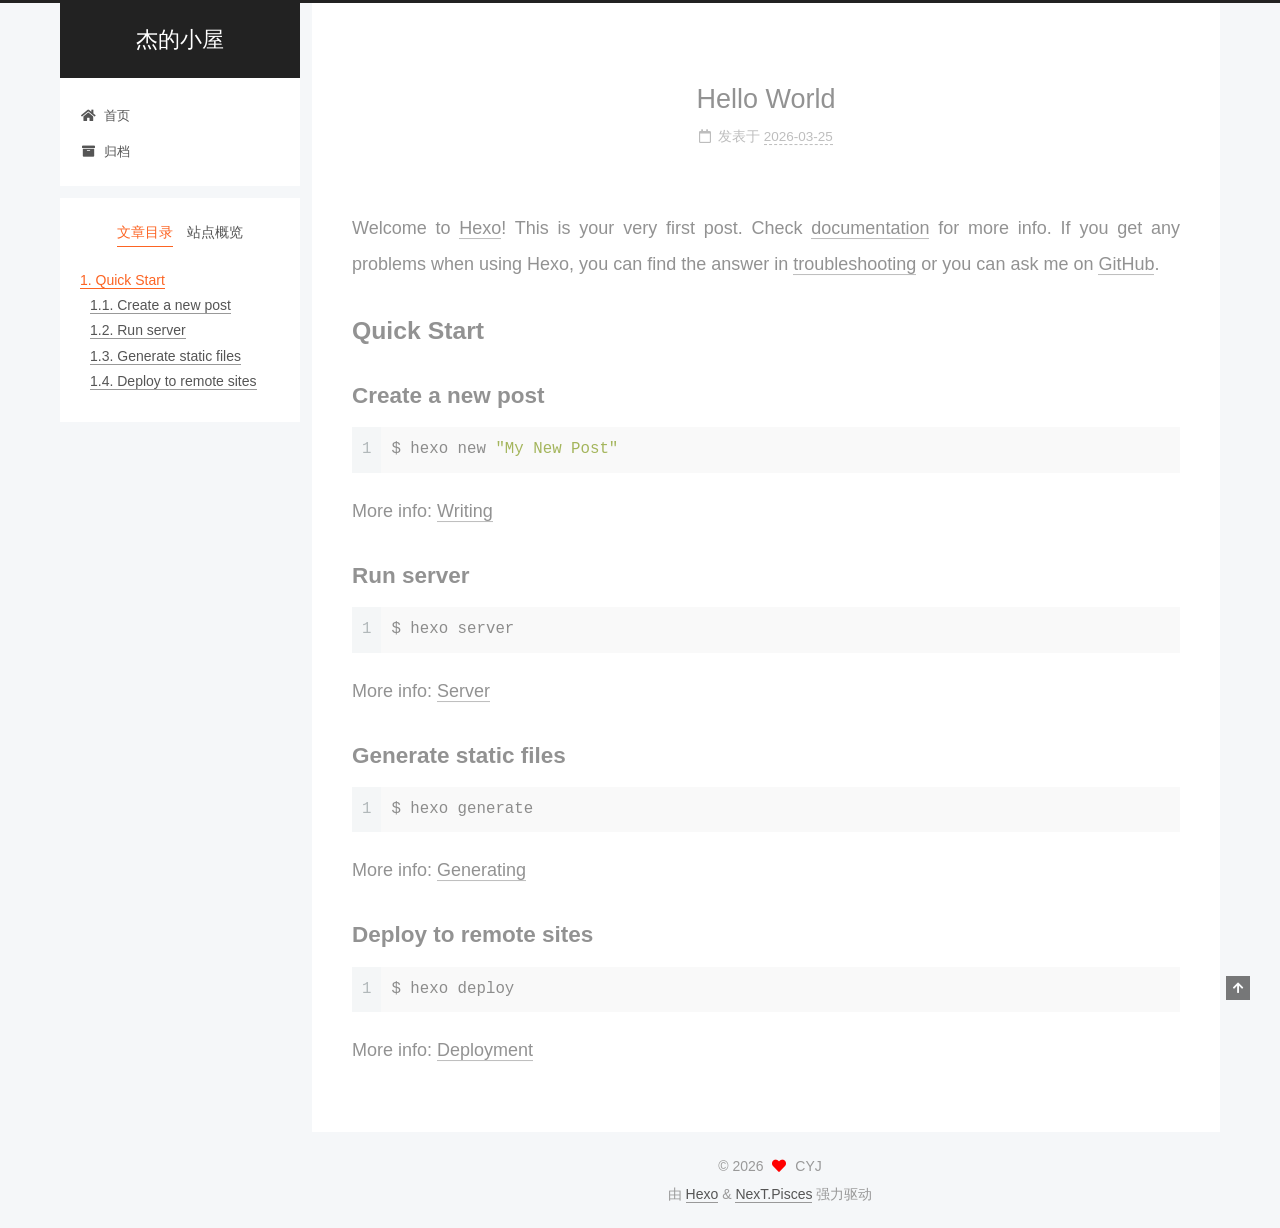
<file: 2026/03/25/hello-world/index.html>
<!DOCTYPE html>
<html lang="zh-CN">
<head>
  <meta charset="UTF-8">
<meta name="viewport" content="width=device-width, initial-scale=1, maximum-scale=2">
<meta name="theme-color" content="#222">
<meta name="generator" content="Hexo 8.1.1">
  <link rel="apple-touch-icon" sizes="180x180" href="/images/apple-touch-icon-next.png">
  <link rel="icon" type="image/png" sizes="32x32" href="/images/favicon-32x32-next.png">
  <link rel="icon" type="image/png" sizes="16x16" href="/images/favicon-16x16-next.png">
  <link rel="mask-icon" href="/images/logo.svg" color="#222">

<link rel="stylesheet" href="/css/main.css">


<link rel="stylesheet" href="/lib/font-awesome/css/all.min.css">

<script id="hexo-configurations">
    var NexT = window.NexT || {};
    var CONFIG = {"hostname":"example.com","root":"/","scheme":"Pisces","version":"7.8.0","exturl":false,"sidebar":{"position":"left","display":"post","padding":18,"offset":12,"onmobile":false},"copycode":{"enable":false,"show_result":false,"style":null},"back2top":{"enable":true,"sidebar":false,"scrollpercent":false},"bookmark":{"enable":false,"color":"#222","save":"auto"},"fancybox":false,"mediumzoom":false,"lazyload":false,"pangu":false,"comments":{"style":"tabs","active":null,"storage":true,"lazyload":false,"nav":null},"algolia":{"hits":{"per_page":10},"labels":{"input_placeholder":"Search for Posts","hits_empty":"We didn't find any results for the search: ${query}","hits_stats":"${hits} results found in ${time} ms"}},"localsearch":{"enable":false,"trigger":"auto","top_n_per_article":1,"unescape":false,"preload":false},"motion":{"enable":true,"async":false,"transition":{"post_block":"fadeIn","post_header":"slideDownIn","post_body":"slideDownIn","coll_header":"slideLeftIn","sidebar":"slideUpIn"}}};
  </script>

  <meta name="description" content="Welcome to Hexo! This is your very first post. Check documentation for more info. If you get any problems when using Hexo, you can find the answer in troubleshooting or you can ask me on GitHub. Quick">
<meta property="og:type" content="article">
<meta property="og:title" content="Hello World">
<meta property="og:url" content="http://example.com/2026/03/25/hello-world/index.html">
<meta property="og:site_name" content="杰的小屋">
<meta property="og:description" content="Welcome to Hexo! This is your very first post. Check documentation for more info. If you get any problems when using Hexo, you can find the answer in troubleshooting or you can ask me on GitHub. Quick">
<meta property="og:locale" content="zh_CN">
<meta property="article:published_time" content="2026-03-25T06:45:35.786Z">
<meta property="article:modified_time" content="2026-03-25T06:45:35.786Z">
<meta property="article:author" content="CYJ">
<meta name="twitter:card" content="summary">

<link rel="canonical" href="http://example.com/2026/03/25/hello-world/">


<script id="page-configurations">
  // https://hexo.io/docs/variables.html
  CONFIG.page = {
    sidebar: "",
    isHome : false,
    isPost : true,
    lang   : 'zh-CN'
  };
</script>

  <title>Hello World | 杰的小屋</title>
  






  <noscript>
  <style>
  .use-motion .brand,
  .use-motion .menu-item,
  .sidebar-inner,
  .use-motion .post-block,
  .use-motion .pagination,
  .use-motion .comments,
  .use-motion .post-header,
  .use-motion .post-body,
  .use-motion .collection-header { opacity: initial; }

  .use-motion .site-title,
  .use-motion .site-subtitle {
    opacity: initial;
    top: initial;
  }

  .use-motion .logo-line-before i { left: initial; }
  .use-motion .logo-line-after i { right: initial; }
  </style>
</noscript>

</head>

<body itemscope itemtype="http://schema.org/WebPage">
  <div class="container use-motion">
    <div class="headband"></div>

    <header class="header" itemscope itemtype="http://schema.org/WPHeader">
      <div class="header-inner"><div class="site-brand-container">
  <div class="site-nav-toggle">
    <div class="toggle" aria-label="切换导航栏">
      <span class="toggle-line toggle-line-first"></span>
      <span class="toggle-line toggle-line-middle"></span>
      <span class="toggle-line toggle-line-last"></span>
    </div>
  </div>

  <div class="site-meta">

    <a href="/" class="brand" rel="start">
      <span class="logo-line-before"><i></i></span>
      <h1 class="site-title">杰的小屋</h1>
      <span class="logo-line-after"><i></i></span>
    </a>
  </div>

  <div class="site-nav-right">
    <div class="toggle popup-trigger">
    </div>
  </div>
</div>




<nav class="site-nav">
  <ul id="menu" class="main-menu menu">
        <li class="menu-item menu-item-home">

    <a href="/" rel="section"><i class="fa fa-home fa-fw"></i>首页</a>

  </li>
        <li class="menu-item menu-item-archives">

    <a href="/archives/" rel="section"><i class="fa fa-archive fa-fw"></i>归档</a>

  </li>
  </ul>
</nav>




</div>
    </header>

    
  <div class="back-to-top">
    <i class="fa fa-arrow-up"></i>
    <span>0%</span>
  </div>


    <main class="main">
      <div class="main-inner">
        <div class="content-wrap">
          

          <div class="content post posts-expand">
            

    
  
  
  <article itemscope itemtype="http://schema.org/Article" class="post-block" lang="zh-CN">
    <link itemprop="mainEntityOfPage" href="http://example.com/2026/03/25/hello-world/">

    <span hidden itemprop="author" itemscope itemtype="http://schema.org/Person">
      <meta itemprop="image" content="/images/avatar.gif">
      <meta itemprop="name" content="CYJ">
      <meta itemprop="description" content="欢迎光临">
    </span>

    <span hidden itemprop="publisher" itemscope itemtype="http://schema.org/Organization">
      <meta itemprop="name" content="杰的小屋">
    </span>
      <header class="post-header">
        <h1 class="post-title" itemprop="name headline">
          Hello World
        </h1>

        <div class="post-meta">
            <span class="post-meta-item">
              <span class="post-meta-item-icon">
                <i class="far fa-calendar"></i>
              </span>
              <span class="post-meta-item-text">发表于</span>

              <time title="创建时间：2026-03-25 14:45:35" itemprop="dateCreated datePublished" datetime="2026-03-25T14:45:35+08:00">2026-03-25</time>
            </span>

          

        </div>
      </header>

    
    
    
    <div class="post-body" itemprop="articleBody">

      
        <p>Welcome to <a target="_blank" rel="noopener" href="https://hexo.io/">Hexo</a>! This is your very first post. Check <a target="_blank" rel="noopener" href="https://hexo.io/docs/">documentation</a> for more info. If you get any problems when using Hexo, you can find the answer in <a target="_blank" rel="noopener" href="https://hexo.io/docs/troubleshooting.html">troubleshooting</a> or you can ask me on <a target="_blank" rel="noopener" href="https://github.com/hexojs/hexo/issues">GitHub</a>.</p>
<h2 id="Quick-Start"><a href="#Quick-Start" class="headerlink" title="Quick Start"></a>Quick Start</h2><h3 id="Create-a-new-post"><a href="#Create-a-new-post" class="headerlink" title="Create a new post"></a>Create a new post</h3><figure class="highlight bash"><table><tr><td class="gutter"><pre><span class="line">1</span><br></pre></td><td class="code"><pre><span class="line">$ hexo new <span class="string">&quot;My New Post&quot;</span></span><br></pre></td></tr></table></figure>

<p>More info: <a target="_blank" rel="noopener" href="https://hexo.io/docs/writing.html">Writing</a></p>
<h3 id="Run-server"><a href="#Run-server" class="headerlink" title="Run server"></a>Run server</h3><figure class="highlight bash"><table><tr><td class="gutter"><pre><span class="line">1</span><br></pre></td><td class="code"><pre><span class="line">$ hexo server</span><br></pre></td></tr></table></figure>

<p>More info: <a target="_blank" rel="noopener" href="https://hexo.io/docs/server.html">Server</a></p>
<h3 id="Generate-static-files"><a href="#Generate-static-files" class="headerlink" title="Generate static files"></a>Generate static files</h3><figure class="highlight bash"><table><tr><td class="gutter"><pre><span class="line">1</span><br></pre></td><td class="code"><pre><span class="line">$ hexo generate</span><br></pre></td></tr></table></figure>

<p>More info: <a target="_blank" rel="noopener" href="https://hexo.io/docs/generating.html">Generating</a></p>
<h3 id="Deploy-to-remote-sites"><a href="#Deploy-to-remote-sites" class="headerlink" title="Deploy to remote sites"></a>Deploy to remote sites</h3><figure class="highlight bash"><table><tr><td class="gutter"><pre><span class="line">1</span><br></pre></td><td class="code"><pre><span class="line">$ hexo deploy</span><br></pre></td></tr></table></figure>

<p>More info: <a target="_blank" rel="noopener" href="https://hexo.io/docs/one-command-deployment.html">Deployment</a></p>

    </div>

    
    
    

      <footer class="post-footer">

        


        
      </footer>
    
  </article>
  
  
  



          </div>
          

<script>
  window.addEventListener('tabs:register', () => {
    let { activeClass } = CONFIG.comments;
    if (CONFIG.comments.storage) {
      activeClass = localStorage.getItem('comments_active') || activeClass;
    }
    if (activeClass) {
      let activeTab = document.querySelector(`a[href="#comment-${activeClass}"]`);
      if (activeTab) {
        activeTab.click();
      }
    }
  });
  if (CONFIG.comments.storage) {
    window.addEventListener('tabs:click', event => {
      if (!event.target.matches('.tabs-comment .tab-content .tab-pane')) return;
      let commentClass = event.target.classList[1];
      localStorage.setItem('comments_active', commentClass);
    });
  }
</script>

        </div>
          
  
  <div class="toggle sidebar-toggle">
    <span class="toggle-line toggle-line-first"></span>
    <span class="toggle-line toggle-line-middle"></span>
    <span class="toggle-line toggle-line-last"></span>
  </div>

  <aside class="sidebar">
    <div class="sidebar-inner">

      <ul class="sidebar-nav motion-element">
        <li class="sidebar-nav-toc">
          文章目录
        </li>
        <li class="sidebar-nav-overview">
          站点概览
        </li>
      </ul>

      <!--noindex-->
      <div class="post-toc-wrap sidebar-panel">
          <div class="post-toc motion-element"><ol class="nav"><li class="nav-item nav-level-2"><a class="nav-link" href="#Quick-Start"><span class="nav-number">1.</span> <span class="nav-text">Quick Start</span></a><ol class="nav-child"><li class="nav-item nav-level-3"><a class="nav-link" href="#Create-a-new-post"><span class="nav-number">1.1.</span> <span class="nav-text">Create a new post</span></a></li><li class="nav-item nav-level-3"><a class="nav-link" href="#Run-server"><span class="nav-number">1.2.</span> <span class="nav-text">Run server</span></a></li><li class="nav-item nav-level-3"><a class="nav-link" href="#Generate-static-files"><span class="nav-number">1.3.</span> <span class="nav-text">Generate static files</span></a></li><li class="nav-item nav-level-3"><a class="nav-link" href="#Deploy-to-remote-sites"><span class="nav-number">1.4.</span> <span class="nav-text">Deploy to remote sites</span></a></li></ol></li></ol></div>
      </div>
      <!--/noindex-->

      <div class="site-overview-wrap sidebar-panel">
        <div class="site-author motion-element" itemprop="author" itemscope itemtype="http://schema.org/Person">
  <p class="site-author-name" itemprop="name">CYJ</p>
  <div class="site-description" itemprop="description">欢迎光临</div>
</div>
<div class="site-state-wrap motion-element">
  <nav class="site-state">
      <div class="site-state-item site-state-posts">
          <a href="/archives/">
        
          <span class="site-state-item-count">1</span>
          <span class="site-state-item-name">日志</span>
        </a>
      </div>
  </nav>
</div>



      </div>

    </div>
  </aside>
  <div id="sidebar-dimmer"></div>


      </div>
    </main>

    <footer class="footer">
      <div class="footer-inner">
        

        

<div class="copyright">
  
  &copy; 
  <span itemprop="copyrightYear">2026</span>
  <span class="with-love">
    <i class="fa fa-heart"></i>
  </span>
  <span class="author" itemprop="copyrightHolder">CYJ</span>
</div>
  <div class="powered-by">由 <a href="https://hexo.io/" class="theme-link" rel="noopener" target="_blank">Hexo</a> & <a href="https://pisces.theme-next.org/" class="theme-link" rel="noopener" target="_blank">NexT.Pisces</a> 强力驱动
  </div>

        








      </div>
    </footer>
  </div>

  
  <script src="/lib/anime.min.js"></script>
  <script src="/lib/velocity/velocity.min.js"></script>
  <script src="/lib/velocity/velocity.ui.min.js"></script>

<script src="/js/utils.js"></script>

<script src="/js/motion.js"></script>


<script src="/js/schemes/pisces.js"></script>


<script src="/js/next-boot.js"></script>




  















  

  

</body>
</html>
</file>
<file: css/main.css>
:root {
  --body-bg-color: #f5f7f9;
  --content-bg-color: #fff;
  --card-bg-color: #f5f5f5;
  --text-color: #555;
  --blockquote-color: #666;
  --link-color: #555;
  --link-hover-color: #222;
  --brand-color: #fff;
  --brand-hover-color: #fff;
  --table-row-odd-bg-color: #f9f9f9;
  --table-row-hover-bg-color: #f5f5f5;
  --menu-item-bg-color: #f5f5f5;
  --btn-default-bg: #fff;
  --btn-default-color: #555;
  --btn-default-border-color: #555;
  --btn-default-hover-bg: #222;
  --btn-default-hover-color: #fff;
  --btn-default-hover-border-color: #222;
}
html {
  line-height: 1.15; /* 1 */
  -webkit-text-size-adjust: 100%; /* 2 */
}
body {
  margin: 0;
}
main {
  display: block;
}
h1 {
  font-size: 2em;
  margin: 0.67em 0;
}
hr {
  box-sizing: content-box; /* 1 */
  height: 0; /* 1 */
  overflow: visible; /* 2 */
}
pre {
  font-family: monospace, monospace; /* 1 */
  font-size: 1em; /* 2 */
}
a {
  background: transparent;
}
abbr[title] {
  border-bottom: none; /* 1 */
  text-decoration: underline; /* 2 */
  text-decoration: underline dotted; /* 2 */
}
b,
strong {
  font-weight: bolder;
}
code,
kbd,
samp {
  font-family: monospace, monospace; /* 1 */
  font-size: 1em; /* 2 */
}
small {
  font-size: 80%;
}
sub,
sup {
  font-size: 75%;
  line-height: 0;
  position: relative;
  vertical-align: baseline;
}
sub {
  bottom: -0.25em;
}
sup {
  top: -0.5em;
}
img {
  border-style: none;
}
button,
input,
optgroup,
select,
textarea {
  font-family: inherit; /* 1 */
  font-size: 100%; /* 1 */
  line-height: 1.15; /* 1 */
  margin: 0; /* 2 */
}
button,
input {
/* 1 */
  overflow: visible;
}
button,
select {
/* 1 */
  text-transform: none;
}
button,
[type='button'],
[type='reset'],
[type='submit'] {
  -webkit-appearance: button;
}
button::-moz-focus-inner,
[type='button']::-moz-focus-inner,
[type='reset']::-moz-focus-inner,
[type='submit']::-moz-focus-inner {
  border-style: none;
  padding: 0;
}
button:-moz-focusring,
[type='button']:-moz-focusring,
[type='reset']:-moz-focusring,
[type='submit']:-moz-focusring {
  outline: 1px dotted ButtonText;
}
fieldset {
  padding: 0.35em 0.75em 0.625em;
}
legend {
  box-sizing: border-box; /* 1 */
  color: inherit; /* 2 */
  display: table; /* 1 */
  max-width: 100%; /* 1 */
  padding: 0; /* 3 */
  white-space: normal; /* 1 */
}
progress {
  vertical-align: baseline;
}
textarea {
  overflow: auto;
}
[type='checkbox'],
[type='radio'] {
  box-sizing: border-box; /* 1 */
  padding: 0; /* 2 */
}
[type='number']::-webkit-inner-spin-button,
[type='number']::-webkit-outer-spin-button {
  height: auto;
}
[type='search'] {
  outline-offset: -2px; /* 2 */
  -webkit-appearance: textfield; /* 1 */
}
[type='search']::-webkit-search-decoration {
  -webkit-appearance: none;
}
::-webkit-file-upload-button {
  font: inherit; /* 2 */
  -webkit-appearance: button; /* 1 */
}
details {
  display: block;
}
summary {
  display: list-item;
}
template {
  display: none;
}
[hidden] {
  display: none;
}
::selection {
  background: #262a30;
  color: #eee;
}
html,
body {
  height: 100%;
}
body {
  background: var(--body-bg-color);
  color: var(--text-color);
  font-family: 'Lato', "PingFang SC", "Microsoft YaHei", sans-serif;
  font-size: 1em;
  line-height: 2;
}
@media (max-width: 991px) {
  body {
    padding-left: 0 !important;
    padding-right: 0 !important;
  }
}
h1,
h2,
h3,
h4,
h5,
h6 {
  font-family: 'Lato', "PingFang SC", "Microsoft YaHei", sans-serif;
  font-weight: bold;
  line-height: 1.5;
  margin: 20px 0 15px;
}
h1 {
  font-size: 1.5em;
}
h2 {
  font-size: 1.375em;
}
h3 {
  font-size: 1.25em;
}
h4 {
  font-size: 1.125em;
}
h5 {
  font-size: 1em;
}
h6 {
  font-size: 0.875em;
}
p {
  margin: 0 0 20px 0;
}
a,
span.exturl {
  border-bottom: 1px solid #999;
  color: var(--link-color);
  outline: 0;
  text-decoration: none;
  overflow-wrap: break-word;
  word-wrap: break-word;
  cursor: pointer;
}
a:hover,
span.exturl:hover {
  border-bottom-color: var(--link-hover-color);
  color: var(--link-hover-color);
}
iframe,
img,
video {
  display: block;
  margin-left: auto;
  margin-right: auto;
  max-width: 100%;
}
hr {
  background-image: repeating-linear-gradient(-45deg, #ddd, #ddd 4px, transparent 4px, transparent 8px);
  border: 0;
  height: 3px;
  margin: 40px 0;
}
blockquote {
  border-left: 4px solid #ddd;
  color: var(--blockquote-color);
  margin: 0;
  padding: 0 15px;
}
blockquote cite::before {
  content: '-';
  padding: 0 5px;
}
dt {
  font-weight: bold;
}
dd {
  margin: 0;
  padding: 0;
}
kbd {
  background-color: #f5f5f5;
  background-image: linear-gradient(#eee, #fff, #eee);
  border: 1px solid #ccc;
  border-radius: 0.2em;
  box-shadow: 0.1em 0.1em 0.2em rgba(0,0,0,0.1);
  color: #555;
  font-family: inherit;
  padding: 0.1em 0.3em;
  white-space: nowrap;
}
.table-container {
  overflow: auto;
}
table {
  border-collapse: collapse;
  border-spacing: 0;
  font-size: 0.875em;
  margin: 0 0 20px 0;
  width: 100%;
}
tbody tr:nth-of-type(odd) {
  background: var(--table-row-odd-bg-color);
}
tbody tr:hover {
  background: var(--table-row-hover-bg-color);
}
caption,
th,
td {
  font-weight: normal;
  padding: 8px;
  vertical-align: middle;
}
th,
td {
  border: 1px solid #ddd;
  border-bottom: 3px solid #ddd;
}
th {
  font-weight: 700;
  padding-bottom: 10px;
}
td {
  border-bottom-width: 1px;
}
.btn {
  background: var(--btn-default-bg);
  border: 2px solid var(--btn-default-border-color);
  border-radius: 2px;
  color: var(--btn-default-color);
  display: inline-block;
  font-size: 0.875em;
  line-height: 2;
  padding: 0 20px;
  text-decoration: none;
  transition-property: background-color;
  transition-delay: 0s;
  transition-duration: 0.2s;
  transition-timing-function: ease-in-out;
}
.btn:hover {
  background: var(--btn-default-hover-bg);
  border-color: var(--btn-default-hover-border-color);
  color: var(--btn-default-hover-color);
}
.btn + .btn {
  margin: 0 0 8px 8px;
}
.btn .fa-fw {
  text-align: left;
  width: 1.285714285714286em;
}
.toggle {
  line-height: 0;
}
.toggle .toggle-line {
  background: #fff;
  display: inline-block;
  height: 2px;
  left: 0;
  position: relative;
  top: 0;
  transition: all 0.4s;
  vertical-align: top;
  width: 100%;
}
.toggle .toggle-line:not(:first-child) {
  margin-top: 3px;
}
.toggle.toggle-arrow .toggle-line-first {
  left: 50%;
  top: 2px;
  transform: rotate(45deg);
  width: 50%;
}
.toggle.toggle-arrow .toggle-line-middle {
  left: 2px;
  width: 90%;
}
.toggle.toggle-arrow .toggle-line-last {
  left: 50%;
  top: -2px;
  transform: rotate(-45deg);
  width: 50%;
}
.toggle.toggle-close .toggle-line-first {
  transform: rotate(-45deg);
  top: 5px;
}
.toggle.toggle-close .toggle-line-middle {
  opacity: 0;
}
.toggle.toggle-close .toggle-line-last {
  transform: rotate(45deg);
  top: -5px;
}
.highlight,
pre {
  background: #f7f7f7;
  color: #4d4d4c;
  line-height: 1.6;
  margin: 0 auto 20px;
}
pre,
code {
  font-family: consolas, Menlo, monospace, "PingFang SC", "Microsoft YaHei";
}
code {
  background: #eee;
  border-radius: 3px;
  color: #555;
  padding: 2px 4px;
  overflow-wrap: break-word;
  word-wrap: break-word;
}
.highlight *::selection {
  background: #d6d6d6;
}
.highlight pre {
  border: 0;
  margin: 0;
  padding: 10px 0;
}
.highlight table {
  border: 0;
  margin: 0;
  width: auto;
}
.highlight td {
  border: 0;
  padding: 0;
}
.highlight figcaption {
  background: #eff2f3;
  color: #4d4d4c;
  display: flex;
  font-size: 0.875em;
  justify-content: space-between;
  line-height: 1.2;
  padding: 0.5em;
}
.highlight figcaption a {
  color: #4d4d4c;
}
.highlight figcaption a:hover {
  border-bottom-color: #4d4d4c;
}
.highlight .gutter {
  -moz-user-select: none;
  -ms-user-select: none;
  -webkit-user-select: none;
  user-select: none;
}
.highlight .gutter pre {
  background: #eff2f3;
  color: #869194;
  padding-left: 10px;
  padding-right: 10px;
  text-align: right;
}
.highlight .code pre {
  background: #f7f7f7;
  padding-left: 10px;
  width: 100%;
}
.gist table {
  width: auto;
}
.gist table td {
  border: 0;
}
pre {
  overflow: auto;
  padding: 10px;
}
pre code {
  background: none;
  color: #4d4d4c;
  font-size: 0.875em;
  padding: 0;
  text-shadow: none;
}
pre .deletion {
  background: #fdd;
}
pre .addition {
  background: #dfd;
}
pre .meta {
  color: #eab700;
  -moz-user-select: none;
  -ms-user-select: none;
  -webkit-user-select: none;
  user-select: none;
}
pre .comment {
  color: #8e908c;
}
pre .variable,
pre .attribute,
pre .tag,
pre .name,
pre .regexp,
pre .ruby .constant,
pre .xml .tag .title,
pre .xml .pi,
pre .xml .doctype,
pre .html .doctype,
pre .css .id,
pre .css .class,
pre .css .pseudo {
  color: #c82829;
}
pre .number,
pre .preprocessor,
pre .built_in,
pre .builtin-name,
pre .literal,
pre .params,
pre .constant,
pre .command {
  color: #f5871f;
}
pre .ruby .class .title,
pre .css .rules .attribute,
pre .string,
pre .symbol,
pre .value,
pre .inheritance,
pre .header,
pre .ruby .symbol,
pre .xml .cdata,
pre .special,
pre .formula {
  color: #718c00;
}
pre .title,
pre .css .hexcolor {
  color: #3e999f;
}
pre .function,
pre .python .decorator,
pre .python .title,
pre .ruby .function .title,
pre .ruby .title .keyword,
pre .perl .sub,
pre .javascript .title,
pre .coffeescript .title {
  color: #4271ae;
}
pre .keyword,
pre .javascript .function {
  color: #8959a8;
}
.blockquote-center {
  border-left: none;
  margin: 40px 0;
  padding: 0;
  position: relative;
  text-align: center;
}
.blockquote-center .fa {
  display: block;
  opacity: 0.6;
  position: absolute;
  width: 100%;
}
.blockquote-center .fa-quote-left {
  border-top: 1px solid #ccc;
  text-align: left;
  top: -20px;
}
.blockquote-center .fa-quote-right {
  border-bottom: 1px solid #ccc;
  text-align: right;
  bottom: -20px;
}
.blockquote-center p,
.blockquote-center div {
  text-align: center;
}
.post-body .group-picture img {
  margin: 0 auto;
  padding: 0 3px;
}
.group-picture-row {
  margin-bottom: 6px;
  overflow: hidden;
}
.group-picture-column {
  float: left;
  margin-bottom: 10px;
}
.post-body .label {
  color: #555;
  display: inline;
  padding: 0 2px;
}
.post-body .label.default {
  background: #f0f0f0;
}
.post-body .label.primary {
  background: #efe6f7;
}
.post-body .label.info {
  background: #e5f2f8;
}
.post-body .label.success {
  background: #e7f4e9;
}
.post-body .label.warning {
  background: #fcf6e1;
}
.post-body .label.danger {
  background: #fae8eb;
}
.post-body .tabs {
  margin-bottom: 20px;
}
.post-body .tabs,
.tabs-comment {
  display: block;
  padding-top: 10px;
  position: relative;
}
.post-body .tabs ul.nav-tabs,
.tabs-comment ul.nav-tabs {
  display: flex;
  flex-wrap: wrap;
  margin: 0;
  margin-bottom: -1px;
  padding: 0;
}
@media (max-width: 413px) {
  .post-body .tabs ul.nav-tabs,
  .tabs-comment ul.nav-tabs {
    display: block;
    margin-bottom: 5px;
  }
}
.post-body .tabs ul.nav-tabs li.tab,
.tabs-comment ul.nav-tabs li.tab {
  border-bottom: 1px solid #ddd;
  border-left: 1px solid transparent;
  border-right: 1px solid transparent;
  border-top: 3px solid transparent;
  flex-grow: 1;
  list-style-type: none;
  border-radius: 0 0 0 0;
}
@media (max-width: 413px) {
  .post-body .tabs ul.nav-tabs li.tab,
  .tabs-comment ul.nav-tabs li.tab {
    border-bottom: 1px solid transparent;
    border-left: 3px solid transparent;
    border-right: 1px solid transparent;
    border-top: 1px solid transparent;
  }
}
@media (max-width: 413px) {
  .post-body .tabs ul.nav-tabs li.tab,
  .tabs-comment ul.nav-tabs li.tab {
    border-radius: 0;
  }
}
.post-body .tabs ul.nav-tabs li.tab a,
.tabs-comment ul.nav-tabs li.tab a {
  border-bottom: initial;
  display: block;
  line-height: 1.8;
  outline: 0;
  padding: 0.25em 0.75em;
  text-align: center;
  transition-delay: 0s;
  transition-duration: 0.2s;
  transition-timing-function: ease-out;
}
.post-body .tabs ul.nav-tabs li.tab a i,
.tabs-comment ul.nav-tabs li.tab a i {
  width: 1.285714285714286em;
}
.post-body .tabs ul.nav-tabs li.tab.active,
.tabs-comment ul.nav-tabs li.tab.active {
  border-bottom: 1px solid transparent;
  border-left: 1px solid #ddd;
  border-right: 1px solid #ddd;
  border-top: 3px solid #fc6423;
}
@media (max-width: 413px) {
  .post-body .tabs ul.nav-tabs li.tab.active,
  .tabs-comment ul.nav-tabs li.tab.active {
    border-bottom: 1px solid #ddd;
    border-left: 3px solid #fc6423;
    border-right: 1px solid #ddd;
    border-top: 1px solid #ddd;
  }
}
.post-body .tabs ul.nav-tabs li.tab.active a,
.tabs-comment ul.nav-tabs li.tab.active a {
  color: var(--link-color);
  cursor: default;
}
.post-body .tabs .tab-content .tab-pane,
.tabs-comment .tab-content .tab-pane {
  border: 1px solid #ddd;
  border-top: 0;
  padding: 20px 20px 0 20px;
  border-radius: 0;
}
.post-body .tabs .tab-content .tab-pane:not(.active),
.tabs-comment .tab-content .tab-pane:not(.active) {
  display: none;
}
.post-body .tabs .tab-content .tab-pane.active,
.tabs-comment .tab-content .tab-pane.active {
  display: block;
}
.post-body .tabs .tab-content .tab-pane.active:nth-of-type(1),
.tabs-comment .tab-content .tab-pane.active:nth-of-type(1) {
  border-radius: 0 0 0 0;
}
@media (max-width: 413px) {
  .post-body .tabs .tab-content .tab-pane.active:nth-of-type(1),
  .tabs-comment .tab-content .tab-pane.active:nth-of-type(1) {
    border-radius: 0;
  }
}
.post-body .note {
  border-radius: 3px;
  margin-bottom: 20px;
  padding: 1em;
  position: relative;
  border: 1px solid #eee;
  border-left-width: 5px;
}
.post-body .note h2,
.post-body .note h3,
.post-body .note h4,
.post-body .note h5,
.post-body .note h6 {
  margin-top: 0;
  border-bottom: initial;
  margin-bottom: 0;
  padding-top: 0;
}
.post-body .note p:first-child,
.post-body .note ul:first-child,
.post-body .note ol:first-child,
.post-body .note table:first-child,
.post-body .note pre:first-child,
.post-body .note blockquote:first-child,
.post-body .note img:first-child {
  margin-top: 0;
}
.post-body .note p:last-child,
.post-body .note ul:last-child,
.post-body .note ol:last-child,
.post-body .note table:last-child,
.post-body .note pre:last-child,
.post-body .note blockquote:last-child,
.post-body .note img:last-child {
  margin-bottom: 0;
}
.post-body .note.default {
  border-left-color: #777;
}
.post-body .note.default h2,
.post-body .note.default h3,
.post-body .note.default h4,
.post-body .note.default h5,
.post-body .note.default h6 {
  color: #777;
}
.post-body .note.primary {
  border-left-color: #6f42c1;
}
.post-body .note.primary h2,
.post-body .note.primary h3,
.post-body .note.primary h4,
.post-body .note.primary h5,
.post-body .note.primary h6 {
  color: #6f42c1;
}
.post-body .note.info {
  border-left-color: #428bca;
}
.post-body .note.info h2,
.post-body .note.info h3,
.post-body .note.info h4,
.post-body .note.info h5,
.post-body .note.info h6 {
  color: #428bca;
}
.post-body .note.success {
  border-left-color: #5cb85c;
}
.post-body .note.success h2,
.post-body .note.success h3,
.post-body .note.success h4,
.post-body .note.success h5,
.post-body .note.success h6 {
  color: #5cb85c;
}
.post-body .note.warning {
  border-left-color: #f0ad4e;
}
.post-body .note.warning h2,
.post-body .note.warning h3,
.post-body .note.warning h4,
.post-body .note.warning h5,
.post-body .note.warning h6 {
  color: #f0ad4e;
}
.post-body .note.danger {
  border-left-color: #d9534f;
}
.post-body .note.danger h2,
.post-body .note.danger h3,
.post-body .note.danger h4,
.post-body .note.danger h5,
.post-body .note.danger h6 {
  color: #d9534f;
}
.pagination .prev,
.pagination .next,
.pagination .page-number,
.pagination .space {
  display: inline-block;
  margin: 0 10px;
  padding: 0 11px;
  position: relative;
  top: -1px;
}
@media (max-width: 767px) {
  .pagination .prev,
  .pagination .next,
  .pagination .page-number,
  .pagination .space {
    margin: 0 5px;
  }
}
.pagination {
  border-top: 1px solid #eee;
  margin: 120px 0 0;
  text-align: center;
}
.pagination .prev,
.pagination .next,
.pagination .page-number {
  border-bottom: 0;
  border-top: 1px solid #eee;
  transition-property: border-color;
  transition-delay: 0s;
  transition-duration: 0.2s;
  transition-timing-function: ease-in-out;
}
.pagination .prev:hover,
.pagination .next:hover,
.pagination .page-number:hover {
  border-top-color: #222;
}
.pagination .space {
  margin: 0;
  padding: 0;
}
.pagination .prev {
  margin-left: 0;
}
.pagination .next {
  margin-right: 0;
}
.pagination .page-number.current {
  background: #ccc;
  border-top-color: #ccc;
  color: #fff;
}
@media (max-width: 767px) {
  .pagination {
    border-top: none;
  }
  .pagination .prev,
  .pagination .next,
  .pagination .page-number {
    border-bottom: 1px solid #eee;
    border-top: 0;
    margin-bottom: 10px;
    padding: 0 10px;
  }
  .pagination .prev:hover,
  .pagination .next:hover,
  .pagination .page-number:hover {
    border-bottom-color: #222;
  }
}
.comments {
  margin-top: 60px;
  overflow: hidden;
}
.comment-button-group {
  display: flex;
  flex-wrap: wrap-reverse;
  justify-content: center;
  margin: 1em 0;
}
.comment-button-group .comment-button {
  margin: 0.1em 0.2em;
}
.comment-button-group .comment-button.active {
  background: var(--btn-default-hover-bg);
  border-color: var(--btn-default-hover-border-color);
  color: var(--btn-default-hover-color);
}
.comment-position {
  display: none;
}
.comment-position.active {
  display: block;
}
.tabs-comment {
  background: var(--content-bg-color);
  margin-top: 4em;
  padding-top: 0;
}
.tabs-comment .comments {
  border: 0;
  box-shadow: none;
  margin-top: 0;
  padding-top: 0;
}
.container {
  min-height: 100%;
  position: relative;
}
.main-inner {
  margin: 0 auto;
  width: calc(100% - 20px);
}
@media (min-width: 1200px) {
  .main-inner {
    width: 1160px;
  }
}
@media (min-width: 1600px) {
  .main-inner {
    width: 73%;
  }
}
@media (max-width: 767px) {
  .content-wrap {
    padding: 0 20px;
  }
}
.header {
  background: transparent;
}
.header-inner {
  margin: 0 auto;
  width: calc(100% - 20px);
}
@media (min-width: 1200px) {
  .header-inner {
    width: 1160px;
  }
}
@media (min-width: 1600px) {
  .header-inner {
    width: 73%;
  }
}
.site-brand-container {
  display: flex;
  flex-shrink: 0;
  padding: 0 10px;
}
.headband {
  background: #222;
  height: 3px;
}
.site-meta {
  flex-grow: 1;
  text-align: center;
}
@media (max-width: 767px) {
  .site-meta {
    text-align: center;
  }
}
.brand {
  border-bottom: none;
  color: var(--brand-color);
  display: inline-block;
  line-height: 1.375em;
  padding: 0 40px;
  position: relative;
}
.brand:hover {
  color: var(--brand-hover-color);
}
.site-title {
  font-family: 'Lato', "PingFang SC", "Microsoft YaHei", sans-serif;
  font-size: 1.375em;
  font-weight: normal;
  margin: 0;
}
.site-subtitle {
  color: #ddd;
  font-size: 0.8125em;
  margin: 10px 0;
}
.use-motion .brand {
  opacity: 0;
}
.use-motion .site-title,
.use-motion .site-subtitle,
.use-motion .custom-logo-image {
  opacity: 0;
  position: relative;
  top: -10px;
}
.site-nav-toggle,
.site-nav-right {
  display: none;
}
@media (max-width: 767px) {
  .site-nav-toggle,
  .site-nav-right {
    display: flex;
    flex-direction: column;
    justify-content: center;
  }
}
.site-nav-toggle .toggle,
.site-nav-right .toggle {
  color: var(--text-color);
  padding: 10px;
  width: 22px;
}
.site-nav-toggle .toggle .toggle-line,
.site-nav-right .toggle .toggle-line {
  background: var(--text-color);
  border-radius: 1px;
}
.site-nav {
  display: block;
}
@media (max-width: 767px) {
  .site-nav {
    clear: both;
    display: none;
  }
}
.site-nav.site-nav-on {
  display: block;
}
.menu {
  margin-top: 20px;
  padding-left: 0;
  text-align: center;
}
.menu-item {
  display: inline-block;
  list-style: none;
  margin: 0 10px;
}
@media (max-width: 767px) {
  .menu-item {
    display: block;
    margin-top: 10px;
  }
  .menu-item.menu-item-search {
    display: none;
  }
}
.menu-item a,
.menu-item span.exturl {
  border-bottom: 0;
  display: block;
  font-size: 0.8125em;
  transition-property: border-color;
  transition-delay: 0s;
  transition-duration: 0.2s;
  transition-timing-function: ease-in-out;
}
@media (hover: none) {
  .menu-item a:hover,
  .menu-item span.exturl:hover {
    border-bottom-color: transparent !important;
  }
}
.menu-item .fa,
.menu-item .fab,
.menu-item .far,
.menu-item .fas {
  margin-right: 8px;
}
.menu-item .badge {
  display: inline-block;
  font-weight: bold;
  line-height: 1;
  margin-left: 0.35em;
  margin-top: 0.35em;
  text-align: center;
  white-space: nowrap;
}
@media (max-width: 767px) {
  .menu-item .badge {
    float: right;
    margin-left: 0;
  }
}
.menu-item-active a,
.menu .menu-item a:hover,
.menu .menu-item span.exturl:hover {
  background: var(--menu-item-bg-color);
}
.use-motion .menu-item {
  opacity: 0;
}
.sidebar {
  background: #222;
  bottom: 0;
  box-shadow: inset 0 2px 6px #000;
  position: fixed;
  top: 0;
}
@media (max-width: 991px) {
  .sidebar {
    display: none;
  }
}
.sidebar-inner {
  color: #999;
  padding: 18px 10px;
  text-align: center;
}
.cc-license {
  margin-top: 10px;
  text-align: center;
}
.cc-license .cc-opacity {
  border-bottom: none;
  opacity: 0.7;
}
.cc-license .cc-opacity:hover {
  opacity: 0.9;
}
.cc-license img {
  display: inline-block;
}
.site-author-image {
  border: 1px solid #eee;
  display: block;
  margin: 0 auto;
  max-width: 120px;
  padding: 2px;
}
.site-author-name {
  color: var(--text-color);
  font-weight: 600;
  margin: 0;
  text-align: center;
}
.site-description {
  color: #999;
  font-size: 0.8125em;
  margin-top: 0;
  text-align: center;
}
.links-of-author {
  margin-top: 15px;
}
.links-of-author a,
.links-of-author span.exturl {
  border-bottom-color: #555;
  display: inline-block;
  font-size: 0.8125em;
  margin-bottom: 10px;
  margin-right: 10px;
  vertical-align: middle;
}
.links-of-author a::before,
.links-of-author span.exturl::before {
  background: #b17fff;
  border-radius: 50%;
  content: ' ';
  display: inline-block;
  height: 4px;
  margin-right: 3px;
  vertical-align: middle;
  width: 4px;
}
.sidebar-button {
  margin-top: 15px;
}
.sidebar-button a {
  border: 1px solid #fc6423;
  border-radius: 4px;
  color: #fc6423;
  display: inline-block;
  padding: 0 15px;
}
.sidebar-button a .fa,
.sidebar-button a .fab,
.sidebar-button a .far,
.sidebar-button a .fas {
  margin-right: 5px;
}
.sidebar-button a:hover {
  background: #fc6423;
  border: 1px solid #fc6423;
  color: #fff;
}
.sidebar-button a:hover .fa,
.sidebar-button a:hover .fab,
.sidebar-button a:hover .far,
.sidebar-button a:hover .fas {
  color: #fff;
}
.links-of-blogroll {
  font-size: 0.8125em;
  margin-top: 10px;
}
.links-of-blogroll-title {
  font-size: 0.875em;
  font-weight: 600;
  margin-top: 0;
}
.links-of-blogroll-list {
  list-style: none;
  margin: 0;
  padding: 0;
}
#sidebar-dimmer {
  display: none;
}
@media (max-width: 767px) {
  #sidebar-dimmer {
    background: #000;
    display: block;
    height: 100%;
    left: 100%;
    opacity: 0;
    position: fixed;
    top: 0;
    width: 100%;
    z-index: 1100;
  }
  .sidebar-active + #sidebar-dimmer {
    opacity: 0.7;
    transform: translateX(-100%);
    transition: opacity 0.5s;
  }
}
.sidebar-nav {
  margin: 0;
  padding-bottom: 20px;
  padding-left: 0;
}
.sidebar-nav li {
  border-bottom: 1px solid transparent;
  color: var(--text-color);
  cursor: pointer;
  display: inline-block;
  font-size: 0.875em;
}
.sidebar-nav li.sidebar-nav-overview {
  margin-left: 10px;
}
.sidebar-nav li:hover {
  color: #fc6423;
}
.sidebar-nav .sidebar-nav-active {
  border-bottom-color: #fc6423;
  color: #fc6423;
}
.sidebar-nav .sidebar-nav-active:hover {
  color: #fc6423;
}
.sidebar-panel {
  display: none;
  overflow-x: hidden;
  overflow-y: auto;
}
.sidebar-panel-active {
  display: block;
}
.sidebar-toggle {
  background: #222;
  bottom: 45px;
  cursor: pointer;
  height: 14px;
  left: 30px;
  padding: 5px;
  position: fixed;
  width: 14px;
  z-index: 1300;
}
@media (max-width: 991px) {
  .sidebar-toggle {
    left: 20px;
    opacity: 0.8;
    display: none;
  }
}
.sidebar-toggle:hover .toggle-line {
  background: #fc6423;
}
.post-toc {
  font-size: 0.875em;
}
.post-toc ol {
  list-style: none;
  margin: 0;
  padding: 0 2px 5px 10px;
  text-align: left;
}
.post-toc ol > ol {
  padding-left: 0;
}
.post-toc ol a {
  transition-property: all;
  transition-delay: 0s;
  transition-duration: 0.2s;
  transition-timing-function: ease-in-out;
}
.post-toc .nav-item {
  line-height: 1.8;
  overflow: hidden;
  text-overflow: ellipsis;
  white-space: nowrap;
}
.post-toc .nav .nav-child {
  display: none;
}
.post-toc .nav .active > .nav-child {
  display: block;
}
.post-toc .nav .active-current > .nav-child {
  display: block;
}
.post-toc .nav .active-current > .nav-child > .nav-item {
  display: block;
}
.post-toc .nav .active > a {
  border-bottom-color: #fc6423;
  color: #fc6423;
}
.post-toc .nav .active-current > a {
  color: #fc6423;
}
.post-toc .nav .active-current > a:hover {
  color: #fc6423;
}
.site-state {
  display: flex;
  justify-content: center;
  line-height: 1.4;
  margin-top: 10px;
  overflow: hidden;
  text-align: center;
  white-space: nowrap;
}
.site-state-item {
  padding: 0 15px;
}
.site-state-item:not(:first-child) {
  border-left: 1px solid #eee;
}
.site-state-item a {
  border-bottom: none;
}
.site-state-item-count {
  display: block;
  font-size: 1em;
  font-weight: 600;
  text-align: center;
}
.site-state-item-name {
  color: #999;
  font-size: 0.8125em;
}
.footer {
  color: #999;
  font-size: 0.875em;
  padding: 20px 0;
}
.footer.footer-fixed {
  bottom: 0;
  left: 0;
  position: absolute;
  right: 0;
}
.footer-inner {
  box-sizing: border-box;
  margin: 0 auto;
  text-align: center;
  width: calc(100% - 20px);
}
@media (min-width: 1200px) {
  .footer-inner {
    width: 1160px;
  }
}
@media (min-width: 1600px) {
  .footer-inner {
    width: 73%;
  }
}
.languages {
  display: inline-block;
  font-size: 1.125em;
  position: relative;
}
.languages .lang-select-label span {
  margin: 0 0.5em;
}
.languages .lang-select {
  height: 100%;
  left: 0;
  opacity: 0;
  position: absolute;
  top: 0;
  width: 100%;
}
.with-love {
  color: #ff0000;
  display: inline-block;
  margin: 0 5px;
}
.powered-by,
.theme-info {
  display: inline-block;
}
@-moz-keyframes iconAnimate {
  0%, 100% {
    transform: scale(1);
  }
  10%, 30% {
    transform: scale(0.9);
  }
  20%, 40%, 60%, 80% {
    transform: scale(1.1);
  }
  50%, 70% {
    transform: scale(1.1);
  }
}
@-webkit-keyframes iconAnimate {
  0%, 100% {
    transform: scale(1);
  }
  10%, 30% {
    transform: scale(0.9);
  }
  20%, 40%, 60%, 80% {
    transform: scale(1.1);
  }
  50%, 70% {
    transform: scale(1.1);
  }
}
@-o-keyframes iconAnimate {
  0%, 100% {
    transform: scale(1);
  }
  10%, 30% {
    transform: scale(0.9);
  }
  20%, 40%, 60%, 80% {
    transform: scale(1.1);
  }
  50%, 70% {
    transform: scale(1.1);
  }
}
@keyframes iconAnimate {
  0%, 100% {
    transform: scale(1);
  }
  10%, 30% {
    transform: scale(0.9);
  }
  20%, 40%, 60%, 80% {
    transform: scale(1.1);
  }
  50%, 70% {
    transform: scale(1.1);
  }
}
.back-to-top {
  font-size: 12px;
  text-align: center;
  transition-delay: 0s;
  transition-duration: 0.2s;
  transition-timing-function: ease-in-out;
}
.back-to-top {
  background: #222;
  bottom: -100px;
  box-sizing: border-box;
  color: #fff;
  cursor: pointer;
  left: 30px;
  opacity: 0.6;
  padding: 0 6px;
  position: fixed;
  transition-property: bottom;
  z-index: 1300;
  width: 24px;
}
.back-to-top span {
  display: none;
}
.back-to-top:hover {
  color: #fc6423;
}
.back-to-top.back-to-top-on {
  bottom: 30px;
}
@media (max-width: 991px) {
  .back-to-top {
    left: 20px;
    opacity: 0.8;
  }
}
.post-body {
  font-family: 'Lato', "PingFang SC", "Microsoft YaHei", sans-serif;
  overflow-wrap: break-word;
  word-wrap: break-word;
}
@media (min-width: 1200px) {
  .post-body {
    font-size: 1.125em;
  }
}
.post-body .exturl .fa {
  font-size: 0.875em;
  margin-left: 4px;
}
.post-body .image-caption,
.post-body .figure .caption {
  color: #999;
  font-size: 0.875em;
  font-weight: bold;
  line-height: 1;
  margin: -20px auto 15px;
  text-align: center;
}
.post-sticky-flag {
  display: inline-block;
  transform: rotate(30deg);
}
.post-button {
  margin-top: 40px;
  text-align: center;
}
.use-motion .post-block,
.use-motion .pagination,
.use-motion .comments {
  opacity: 0;
}
.use-motion .post-header {
  opacity: 0;
}
.use-motion .post-body {
  opacity: 0;
}
.use-motion .collection-header {
  opacity: 0;
}
.posts-collapse {
  margin-left: 35px;
  position: relative;
}
@media (max-width: 767px) {
  .posts-collapse {
    margin-left: 0px;
    margin-right: 0px;
  }
}
.posts-collapse .collection-title {
  font-size: 1.125em;
  position: relative;
}
.posts-collapse .collection-title::before {
  background: #999;
  border: 1px solid #fff;
  border-radius: 50%;
  content: ' ';
  height: 10px;
  left: 0;
  margin-left: -6px;
  margin-top: -4px;
  position: absolute;
  top: 50%;
  width: 10px;
}
.posts-collapse .collection-year {
  font-size: 1.5em;
  font-weight: bold;
  margin: 60px 0;
  position: relative;
}
.posts-collapse .collection-year::before {
  background: #bbb;
  border-radius: 50%;
  content: ' ';
  height: 8px;
  left: 0;
  margin-left: -4px;
  margin-top: -4px;
  position: absolute;
  top: 50%;
  width: 8px;
}
.posts-collapse .collection-header {
  display: block;
  margin: 0 0 0 20px;
}
.posts-collapse .collection-header small {
  color: #bbb;
  margin-left: 5px;
}
.posts-collapse .post-header {
  border-bottom: 1px dashed #ccc;
  margin: 30px 0;
  padding-left: 15px;
  position: relative;
  transition-property: border;
  transition-delay: 0s;
  transition-duration: 0.2s;
  transition-timing-function: ease-in-out;
}
.posts-collapse .post-header::before {
  background: #bbb;
  border: 1px solid #fff;
  border-radius: 50%;
  content: ' ';
  height: 6px;
  left: 0;
  margin-left: -4px;
  position: absolute;
  top: 0.75em;
  transition-property: background;
  width: 6px;
  transition-delay: 0s;
  transition-duration: 0.2s;
  transition-timing-function: ease-in-out;
}
.posts-collapse .post-header:hover {
  border-bottom-color: #666;
}
.posts-collapse .post-header:hover::before {
  background: #222;
}
.posts-collapse .post-meta {
  display: inline;
  font-size: 0.75em;
  margin-right: 10px;
}
.posts-collapse .post-title {
  display: inline;
}
.posts-collapse .post-title a,
.posts-collapse .post-title span.exturl {
  border-bottom: none;
  color: var(--link-color);
}
.posts-collapse .post-title .fa-external-link-alt {
  font-size: 0.875em;
  margin-left: 5px;
}
.posts-collapse::before {
  background: #f5f5f5;
  content: ' ';
  height: 100%;
  left: 0;
  margin-left: -2px;
  position: absolute;
  top: 1.25em;
  width: 4px;
}
.post-eof {
  background: #ccc;
  height: 1px;
  margin: 80px auto 60px;
  text-align: center;
  width: 8%;
}
.post-block:last-of-type .post-eof {
  display: none;
}
.content {
  padding-top: 40px;
}
@media (min-width: 992px) {
  .post-body {
    text-align: justify;
  }
}
@media (max-width: 991px) {
  .post-body {
    text-align: justify;
  }
}
.post-body h1,
.post-body h2,
.post-body h3,
.post-body h4,
.post-body h5,
.post-body h6 {
  padding-top: 10px;
}
.post-body h1 .header-anchor,
.post-body h2 .header-anchor,
.post-body h3 .header-anchor,
.post-body h4 .header-anchor,
.post-body h5 .header-anchor,
.post-body h6 .header-anchor {
  border-bottom-style: none;
  color: #ccc;
  float: right;
  margin-left: 10px;
  visibility: hidden;
}
.post-body h1 .header-anchor:hover,
.post-body h2 .header-anchor:hover,
.post-body h3 .header-anchor:hover,
.post-body h4 .header-anchor:hover,
.post-body h5 .header-anchor:hover,
.post-body h6 .header-anchor:hover {
  color: inherit;
}
.post-body h1:hover .header-anchor,
.post-body h2:hover .header-anchor,
.post-body h3:hover .header-anchor,
.post-body h4:hover .header-anchor,
.post-body h5:hover .header-anchor,
.post-body h6:hover .header-anchor {
  visibility: visible;
}
.post-body iframe,
.post-body img,
.post-body video {
  margin-bottom: 20px;
}
.post-body .video-container {
  height: 0;
  margin-bottom: 20px;
  overflow: hidden;
  padding-top: 75%;
  position: relative;
  width: 100%;
}
.post-body .video-container iframe,
.post-body .video-container object,
.post-body .video-container embed {
  height: 100%;
  left: 0;
  margin: 0;
  position: absolute;
  top: 0;
  width: 100%;
}
.post-gallery {
  align-items: center;
  display: grid;
  grid-gap: 10px;
  grid-template-columns: 1fr 1fr 1fr;
  margin-bottom: 20px;
}
@media (max-width: 767px) {
  .post-gallery {
    grid-template-columns: 1fr 1fr;
  }
}
.post-gallery a {
  border: 0;
}
.post-gallery img {
  margin: 0;
}
.posts-expand .post-header {
  font-size: 1.125em;
}
.posts-expand .post-title {
  font-size: 1.5em;
  font-weight: normal;
  margin: initial;
  text-align: center;
  overflow-wrap: break-word;
  word-wrap: break-word;
}
.posts-expand .post-title-link {
  border-bottom: none;
  color: var(--link-color);
  display: inline-block;
  position: relative;
  vertical-align: top;
}
.posts-expand .post-title-link::before {
  background: var(--link-color);
  bottom: 0;
  content: '';
  height: 2px;
  left: 0;
  position: absolute;
  transform: scaleX(0);
  visibility: hidden;
  width: 100%;
  transition-delay: 0s;
  transition-duration: 0.2s;
  transition-timing-function: ease-in-out;
}
.posts-expand .post-title-link:hover::before {
  transform: scaleX(1);
  visibility: visible;
}
.posts-expand .post-title-link .fa-external-link-alt {
  font-size: 0.875em;
  margin-left: 5px;
}
.posts-expand .post-meta {
  color: #999;
  font-family: 'Lato', "PingFang SC", "Microsoft YaHei", sans-serif;
  font-size: 0.75em;
  margin: 3px 0 60px 0;
  text-align: center;
}
.posts-expand .post-meta .post-description {
  font-size: 0.875em;
  margin-top: 2px;
}
.posts-expand .post-meta time {
  border-bottom: 1px dashed #999;
  cursor: pointer;
}
.post-meta .post-meta-item + .post-meta-item::before {
  content: '|';
  margin: 0 0.5em;
}
.post-meta-divider {
  margin: 0 0.5em;
}
.post-meta-item-icon {
  margin-right: 3px;
}
@media (max-width: 991px) {
  .post-meta-item-icon {
    display: inline-block;
  }
}
@media (max-width: 991px) {
  .post-meta-item-text {
    display: none;
  }
}
.post-nav {
  border-top: 1px solid #eee;
  display: flex;
  justify-content: space-between;
  margin-top: 15px;
  padding: 10px 5px 0;
}
.post-nav-item {
  flex: 1;
}
.post-nav-item a {
  border-bottom: none;
  display: block;
  font-size: 0.875em;
  line-height: 1.6;
  position: relative;
}
.post-nav-item a:active {
  top: 2px;
}
.post-nav-item .fa {
  font-size: 0.75em;
}
.post-nav-item:first-child {
  margin-right: 15px;
}
.post-nav-item:first-child .fa {
  margin-right: 5px;
}
.post-nav-item:last-child {
  margin-left: 15px;
  text-align: right;
}
.post-nav-item:last-child .fa {
  margin-left: 5px;
}
.rtl.post-body p,
.rtl.post-body a,
.rtl.post-body h1,
.rtl.post-body h2,
.rtl.post-body h3,
.rtl.post-body h4,
.rtl.post-body h5,
.rtl.post-body h6,
.rtl.post-body li,
.rtl.post-body ul,
.rtl.post-body ol {
  direction: rtl;
  font-family: UKIJ Ekran;
}
.rtl.post-title {
  font-family: UKIJ Ekran;
}
.post-tags {
  margin-top: 40px;
  text-align: center;
}
.post-tags a {
  display: inline-block;
  font-size: 0.8125em;
}
.post-tags a:not(:last-child) {
  margin-right: 10px;
}
.post-widgets {
  border-top: 1px solid #eee;
  margin-top: 15px;
  text-align: center;
}
.wp_rating {
  height: 20px;
  line-height: 20px;
  margin-top: 10px;
  padding-top: 6px;
  text-align: center;
}
.social-like {
  display: flex;
  font-size: 0.875em;
  justify-content: center;
  text-align: center;
}
.reward-container {
  margin: 20px auto;
  padding: 10px 0;
  text-align: center;
  width: 90%;
}
.reward-container button {
  background: transparent;
  border: 1px solid #fc6423;
  border-radius: 0;
  color: #fc6423;
  cursor: pointer;
  line-height: 2;
  outline: 0;
  padding: 0 15px;
  vertical-align: text-top;
}
.reward-container button:hover {
  background: #fc6423;
  border: 1px solid transparent;
  color: #fa9366;
}
#qr {
  padding-top: 20px;
}
#qr a {
  border: 0;
}
#qr img {
  display: inline-block;
  margin: 0.8em 2em 0 2em;
  max-width: 100%;
  width: 180px;
}
#qr p {
  text-align: center;
}
.category-all-page .category-all-title {
  text-align: center;
}
.category-all-page .category-all {
  margin-top: 20px;
}
.category-all-page .category-list {
  list-style: none;
  margin: 0;
  padding: 0;
}
.category-all-page .category-list-item {
  margin: 5px 10px;
}
.category-all-page .category-list-count {
  color: #bbb;
}
.category-all-page .category-list-count::before {
  content: ' (';
  display: inline;
}
.category-all-page .category-list-count::after {
  content: ') ';
  display: inline;
}
.category-all-page .category-list-child {
  padding-left: 10px;
}
.event-list {
  padding: 0;
}
.event-list hr {
  background: #222;
  margin: 20px 0 45px 0;
}
.event-list hr::after {
  background: #222;
  color: #fff;
  content: 'NOW';
  display: inline-block;
  font-weight: bold;
  padding: 0 5px;
  text-align: right;
}
.event-list .event {
  background: #222;
  margin: 20px 0;
  min-height: 40px;
  padding: 15px 0 15px 10px;
}
.event-list .event .event-summary {
  color: #fff;
  margin: 0;
  padding-bottom: 3px;
}
.event-list .event .event-summary::before {
  animation: dot-flash 1s alternate infinite ease-in-out;
  color: #fff;
  content: '\f111';
  display: inline-block;
  font-size: 10px;
  margin-right: 25px;
  vertical-align: middle;
  font-family: 'Font Awesome 5 Free';
  font-weight: 900;
}
.event-list .event .event-relative-time {
  color: #bbb;
  display: inline-block;
  font-size: 12px;
  font-weight: normal;
  padding-left: 12px;
}
.event-list .event .event-details {
  color: #fff;
  display: block;
  line-height: 18px;
  margin-left: 56px;
  padding-bottom: 6px;
  padding-top: 3px;
  text-indent: -24px;
}
.event-list .event .event-details::before {
  color: #fff;
  display: inline-block;
  margin-right: 9px;
  text-align: center;
  text-indent: 0;
  width: 14px;
  font-family: 'Font Awesome 5 Free';
  font-weight: 900;
}
.event-list .event .event-details.event-location::before {
  content: '\f041';
}
.event-list .event .event-details.event-duration::before {
  content: '\f017';
}
.event-list .event-past {
  background: #f5f5f5;
}
.event-list .event-past .event-summary,
.event-list .event-past .event-details {
  color: #bbb;
  opacity: 0.9;
}
.event-list .event-past .event-summary::before,
.event-list .event-past .event-details::before {
  animation: none;
  color: #bbb;
}
@-moz-keyframes dot-flash {
  from {
    opacity: 1;
    transform: scale(1);
  }
  to {
    opacity: 0;
    transform: scale(0.8);
  }
}
@-webkit-keyframes dot-flash {
  from {
    opacity: 1;
    transform: scale(1);
  }
  to {
    opacity: 0;
    transform: scale(0.8);
  }
}
@-o-keyframes dot-flash {
  from {
    opacity: 1;
    transform: scale(1);
  }
  to {
    opacity: 0;
    transform: scale(0.8);
  }
}
@keyframes dot-flash {
  from {
    opacity: 1;
    transform: scale(1);
  }
  to {
    opacity: 0;
    transform: scale(0.8);
  }
}
ul.breadcrumb {
  font-size: 0.75em;
  list-style: none;
  margin: 1em 0;
  padding: 0 2em;
  text-align: center;
}
ul.breadcrumb li {
  display: inline;
}
ul.breadcrumb li + li::before {
  content: '/\00a0';
  font-weight: normal;
  padding: 0.5em;
}
ul.breadcrumb li + li:last-child {
  font-weight: bold;
}
.tag-cloud {
  text-align: center;
}
.tag-cloud a {
  display: inline-block;
  margin: 10px;
}
.tag-cloud a:hover {
  color: var(--link-hover-color) !important;
}
.header {
  margin: 0 auto;
  position: relative;
  width: calc(100% - 20px);
}
@media (min-width: 1200px) {
  .header {
    width: 1160px;
  }
}
@media (min-width: 1600px) {
  .header {
    width: 73%;
  }
}
@media (max-width: 991px) {
  .header {
    width: auto;
  }
}
.header-inner {
  background: var(--content-bg-color);
  border-radius: initial;
  box-shadow: initial;
  overflow: hidden;
  padding: 0;
  position: absolute;
  top: 0;
  width: 240px;
}
@media (min-width: 1200px) {
  .header-inner {
    width: 240px;
  }
}
@media (max-width: 991px) {
  .header-inner {
    border-radius: initial;
    position: relative;
    width: auto;
  }
}
.main-inner {
  align-items: flex-start;
  display: flex;
  justify-content: space-between;
  flex-direction: row-reverse;
}
@media (max-width: 991px) {
  .main-inner {
    width: auto;
  }
}
.content-wrap {
  background: var(--content-bg-color);
  border-radius: initial;
  box-shadow: initial;
  box-sizing: border-box;
  padding: 40px;
  width: calc(100% - 252px);
}
@media (max-width: 991px) {
  .content-wrap {
    border-radius: initial;
    padding: 20px;
    width: 100%;
  }
}
.footer-inner {
  padding-left: 260px;
}
.back-to-top {
  left: auto;
  right: 30px;
}
@media (max-width: 991px) {
  .back-to-top {
    right: 20px;
  }
}
@media (max-width: 991px) {
  .footer-inner {
    padding-left: 0;
    padding-right: 0;
    width: auto;
  }
}
.site-brand-container {
  background: #222;
}
@media (max-width: 991px) {
  .site-brand-container {
    box-shadow: 0 0 16px rgba(0,0,0,0.5);
  }
}
.site-meta {
  padding: 20px 0;
}
.brand {
  padding: 0;
}
.site-subtitle {
  margin: 10px 10px 0;
}
.custom-logo-image {
  margin-top: 20px;
}
@media (max-width: 991px) {
  .custom-logo-image {
    display: none;
  }
}
@media (min-width: 768px) and (max-width: 991px) {
  .site-nav-toggle,
  .site-nav-right {
    display: flex;
    flex-direction: column;
    justify-content: center;
  }
}
.site-nav-toggle .toggle,
.site-nav-right .toggle {
  color: #fff;
}
.site-nav-toggle .toggle .toggle-line,
.site-nav-right .toggle .toggle-line {
  background: #fff;
}
@media (min-width: 768px) and (max-width: 991px) {
  .site-nav {
    display: none;
  }
}
.menu .menu-item {
  display: block;
  margin: 0;
}
.menu .menu-item a,
.menu .menu-item span.exturl {
  padding: 5px 20px;
  position: relative;
  text-align: left;
  transition-property: background-color;
}
@media (max-width: 991px) {
  .menu .menu-item.menu-item-search {
    display: none;
  }
}
.menu .menu-item .badge {
  background: #ccc;
  border-radius: 10px;
  color: #fff;
  float: right;
  padding: 2px 5px;
  text-shadow: 1px 1px 0 rgba(0,0,0,0.1);
  vertical-align: middle;
}
.main-menu .menu-item-active a::after {
  background: #bbb;
  border-radius: 50%;
  content: ' ';
  height: 6px;
  margin-top: -3px;
  position: absolute;
  right: 15px;
  top: 50%;
  width: 6px;
}
.sub-menu {
  background: var(--content-bg-color);
  border-bottom: 1px solid #ddd;
  margin: 0;
  padding: 6px 0;
}
.sub-menu .menu-item {
  display: inline-block;
}
.sub-menu .menu-item a,
.sub-menu .menu-item span.exturl {
  background: transparent;
  margin: 5px 10px;
  padding: initial;
}
.sub-menu .menu-item a:hover,
.sub-menu .menu-item span.exturl:hover {
  background: transparent;
  color: #fc6423;
}
.sub-menu .menu-item-active a {
  border-bottom-color: #fc6423;
  color: #fc6423;
}
.sub-menu .menu-item-active a:hover {
  border-bottom-color: #fc6423;
}
.sidebar {
  background: var(--body-bg-color);
  box-shadow: none;
  margin-top: 100%;
  position: static;
  width: 240px;
}
@media (max-width: 991px) {
  .sidebar {
    display: none;
  }
}
.sidebar-toggle {
  display: none;
}
.sidebar-inner {
  background: var(--content-bg-color);
  border-radius: initial;
  box-shadow: initial;
  box-sizing: border-box;
  color: var(--text-color);
  width: 240px;
  opacity: 0;
}
.sidebar-inner.affix {
  position: fixed;
  top: 12px;
}
.sidebar-inner.affix-bottom {
  position: absolute;
}
.site-state-item {
  padding: 0 10px;
}
.sidebar-button {
  border-bottom: 1px dotted #ccc;
  border-top: 1px dotted #ccc;
  margin-top: 10px;
  text-align: center;
}
.sidebar-button a {
  border: 0;
  color: #fc6423;
  display: block;
}
.sidebar-button a:hover {
  background: none;
  border: 0;
  color: #e34603;
}
.sidebar-button a:hover .fa,
.sidebar-button a:hover .fab,
.sidebar-button a:hover .far,
.sidebar-button a:hover .fas {
  color: #e34603;
}
.links-of-author {
  display: flex;
  flex-wrap: wrap;
  margin-top: 10px;
  justify-content: center;
}
.links-of-author-item {
  margin: 5px 0 0;
  width: 50%;
}
.links-of-author-item a,
.links-of-author-item span.exturl {
  box-sizing: border-box;
  display: inline-block;
  margin-bottom: 0;
  margin-right: 0;
  max-width: 216px;
  overflow: hidden;
  padding: 0 5px;
  text-overflow: ellipsis;
  white-space: nowrap;
}
.links-of-author-item a,
.links-of-author-item span.exturl {
  border-bottom: none;
  display: block;
  text-decoration: none;
}
.links-of-author-item a::before,
.links-of-author-item span.exturl::before {
  display: none;
}
.links-of-author-item a:hover,
.links-of-author-item span.exturl:hover {
  background: var(--body-bg-color);
  border-radius: 4px;
}
.links-of-author-item .fa,
.links-of-author-item .fab,
.links-of-author-item .far,
.links-of-author-item .fas {
  margin-right: 2px;
}
.links-of-blogroll-item {
  padding: 0;
}
</file>
